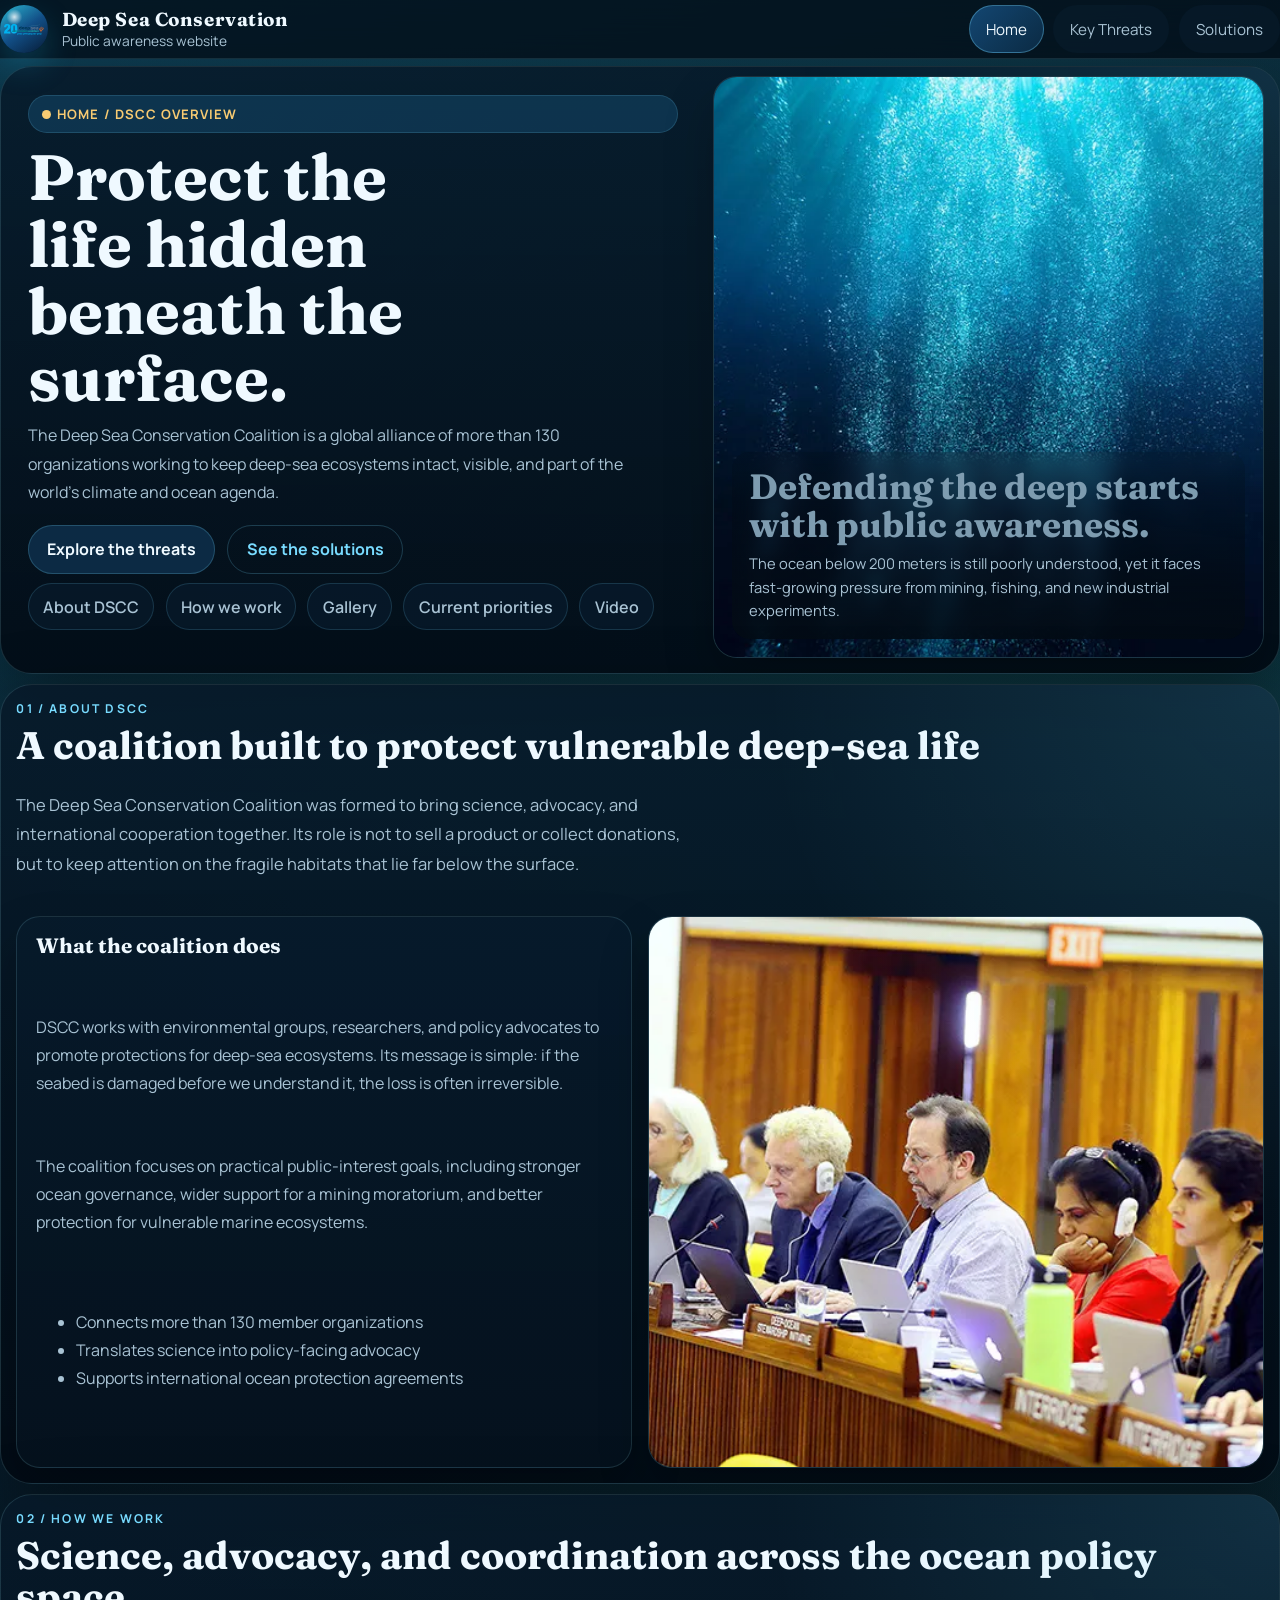
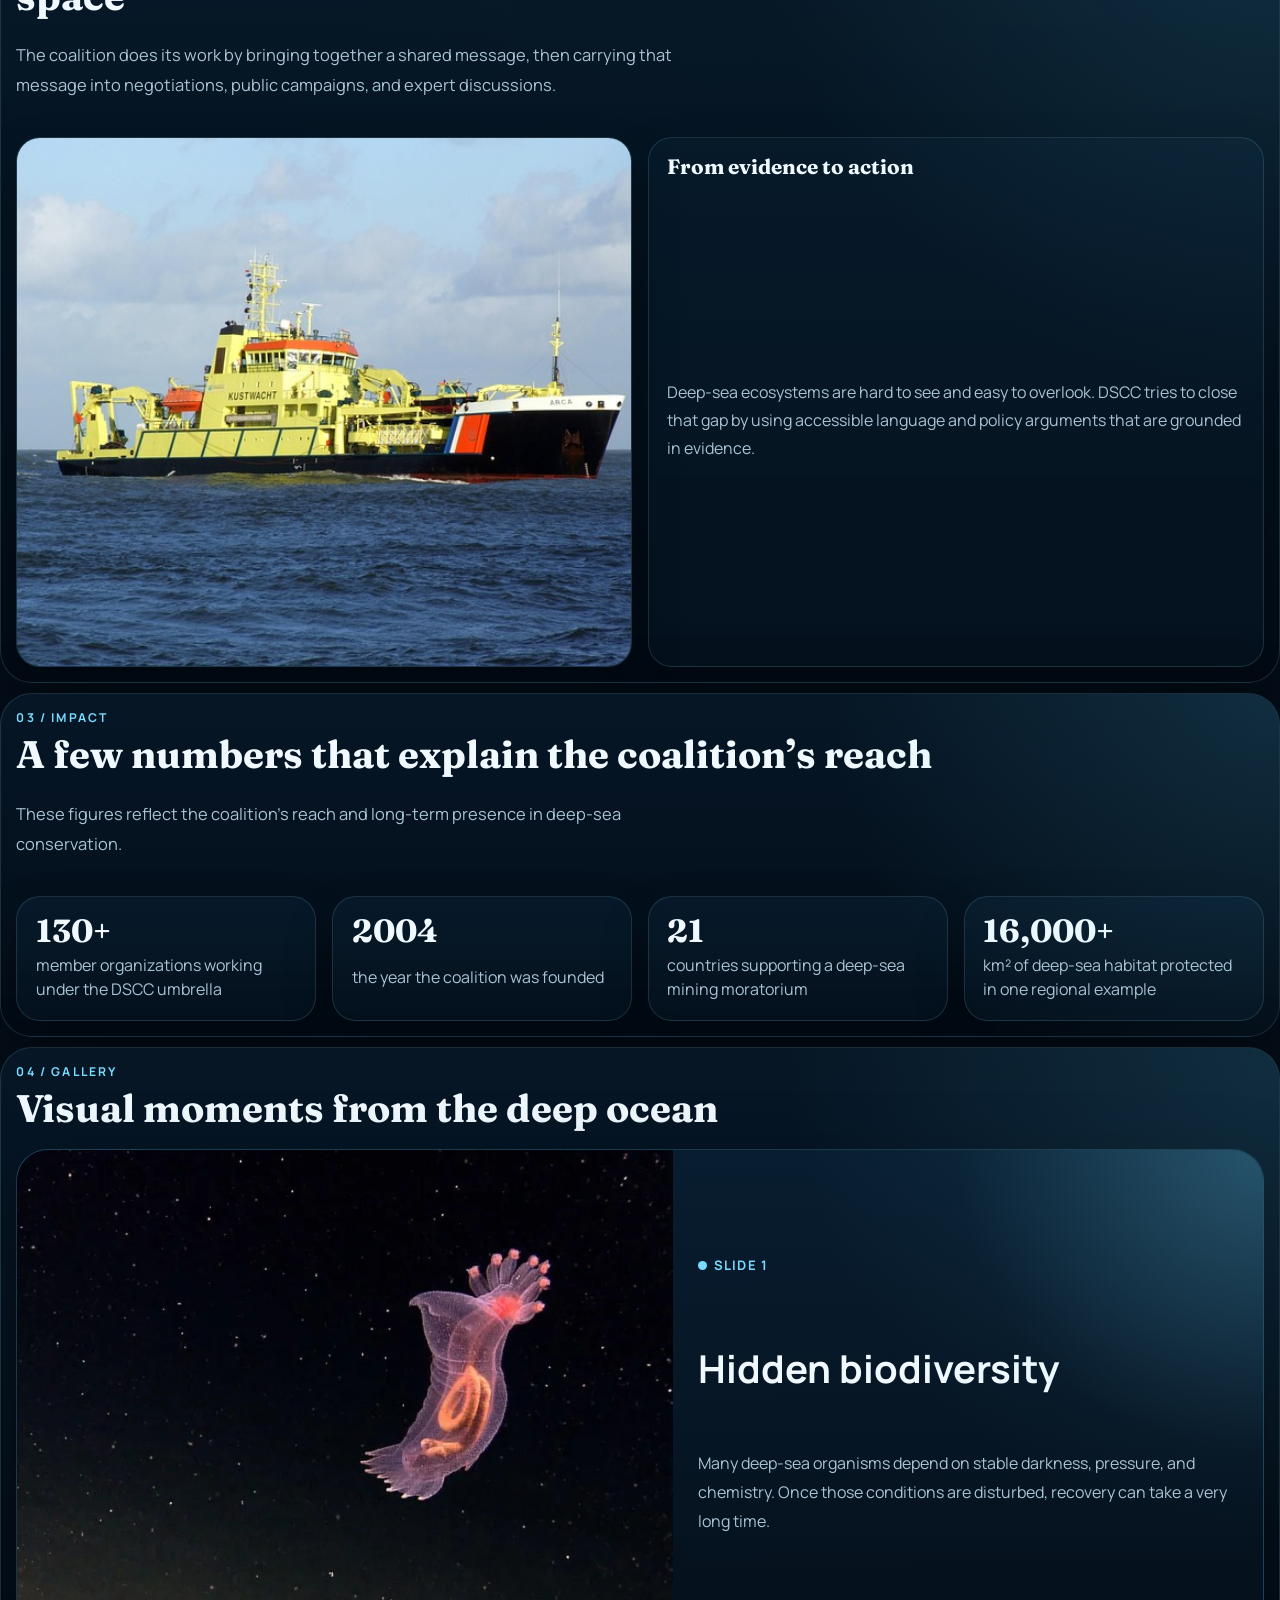
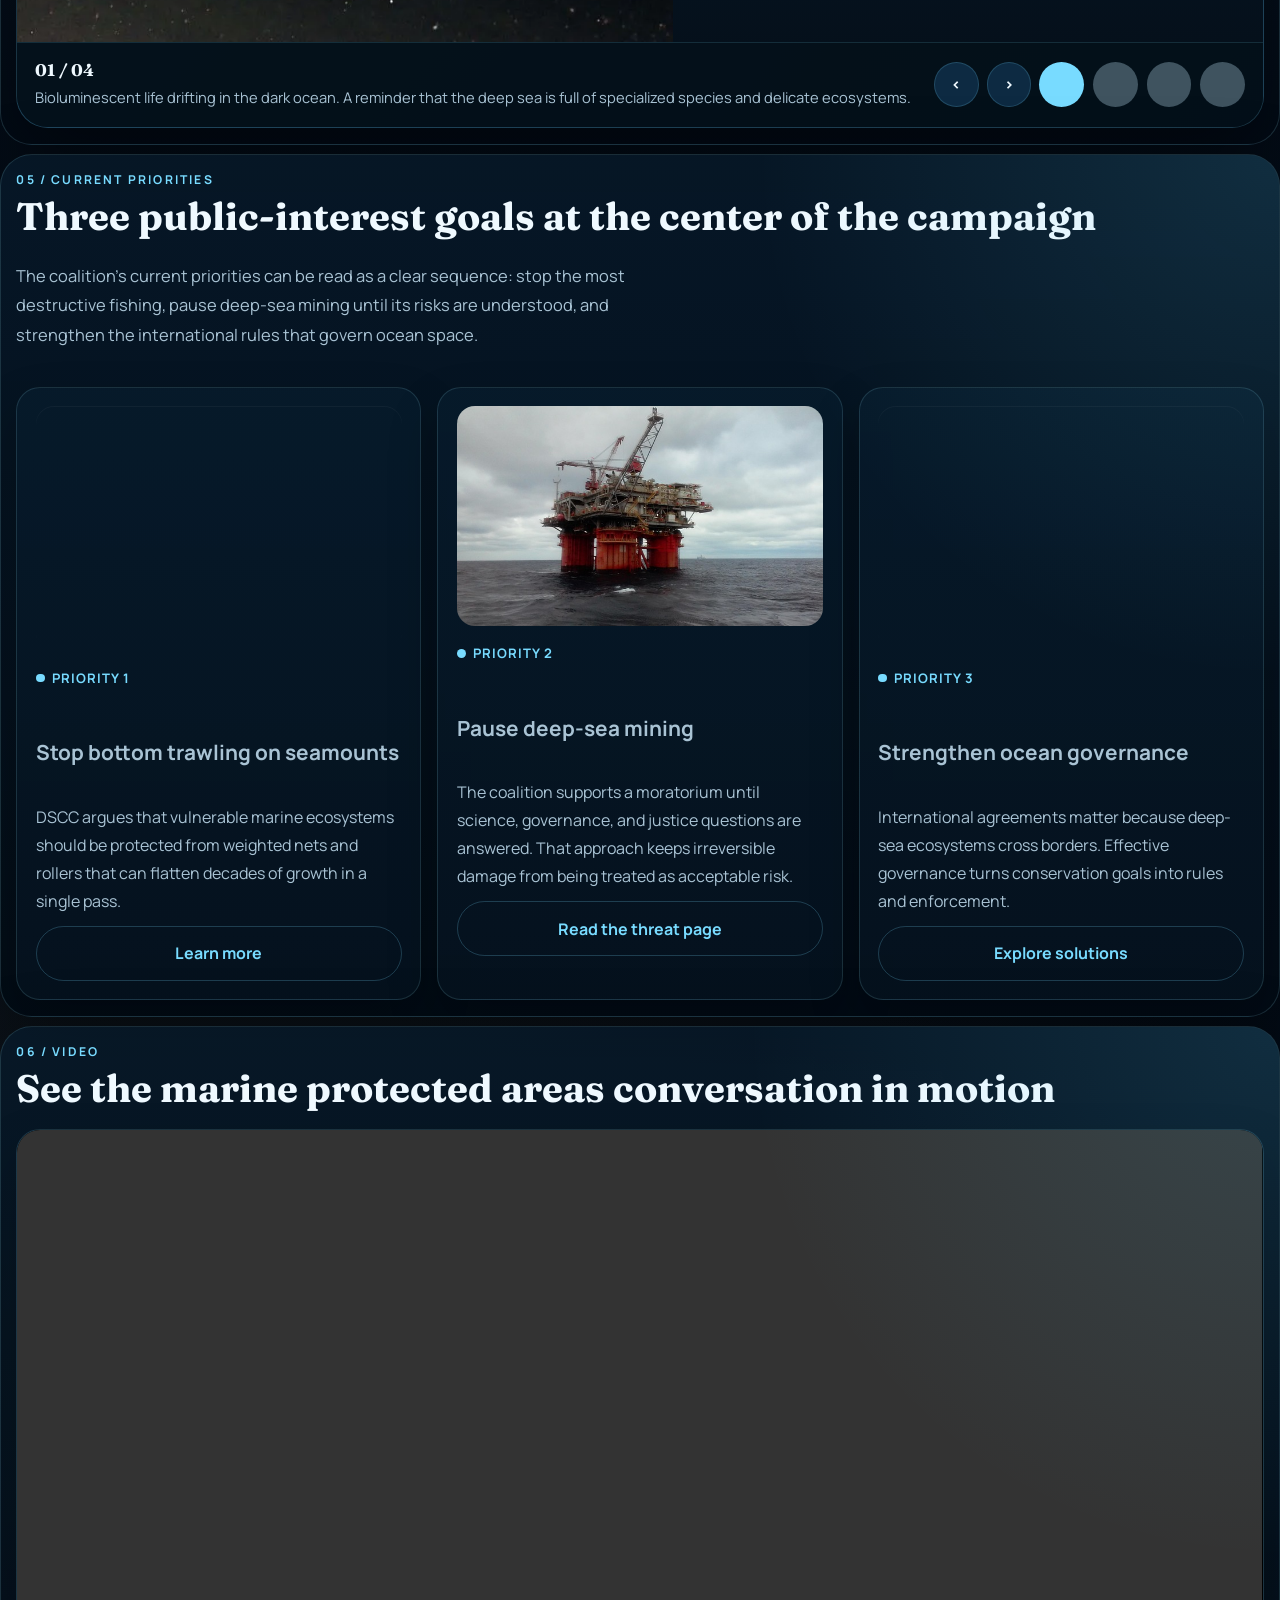
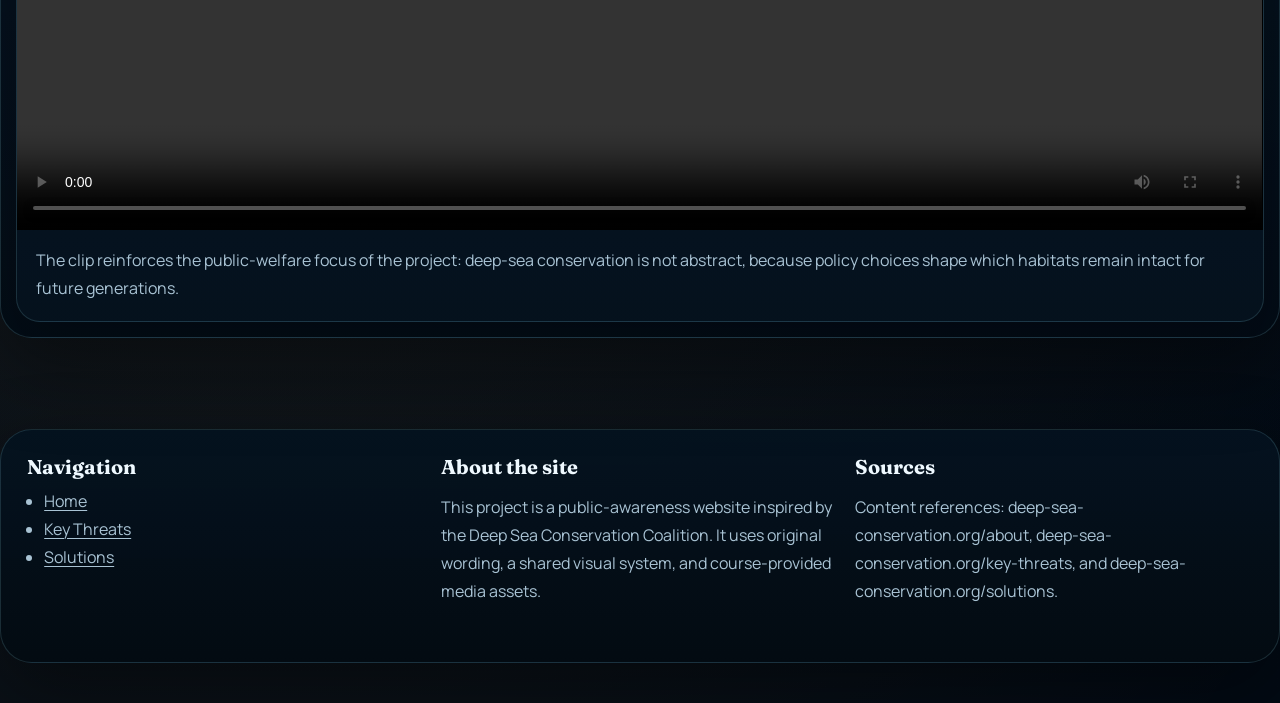
<file: index.html>
<!DOCTYPE html>
<html lang="en">
<head>
  <meta charset="UTF-8">
  <meta name="viewport" content="width=device-width, initial-scale=1.0">
  <title>Deep Sea Conservation | Home</title>
  <meta name="description" content="Deep Sea Conservation is a three-page awareness website about the Deep Sea Conservation Coalition and the future of the deep ocean.">
  <link rel="stylesheet" href="styles.css">
  <script src="script.js" defer></script>
</head>
<body>
  <a class="skip-link" href="#content">Skip to content</a>

  <header class="site-header">
    <div class="shell header-inner">
      <a class="brand" href="index.html" aria-label="Deep Sea Conservation home">
        <span class="brand-mark" aria-hidden="true">
          <img src="images/IMG-22.svg" width="134" height="38" alt="Deep Sea Conservation Coalition logo">
        </span>
        <span class="brand-text">
          <strong>Deep Sea Conservation</strong>
          <span>Public awareness website</span>
        </span>
      </a>

      <nav class="site-nav" aria-label="Primary navigation">
        <a href="index.html" aria-current="page">Home</a>
        <a href="threats.html">Key Threats</a>
        <a href="solutions.html">Solutions</a>
      </nav>
    </div>
  </header>

  <main id="content">
    <section class="shell page-section" id="top">
      <div class="lead-grid">
        <div class="hero-copy">
          <span class="hero-ribbon">Home / DSCC Overview</span>
          <h1>Protect the life hidden beneath the surface.</h1>
          <p>The Deep Sea Conservation Coalition is a global alliance of more than 130 organizations working to keep deep-sea ecosystems intact, visible, and part of the world’s climate and ocean agenda.</p>
          <div class="hero-actions">
            <a class="button-link" href="threats.html">Explore the threats</a>
            <a class="button-link is-secondary" href="solutions.html">See the solutions</a>
          </div>
          <ul class="section-anchor-list" aria-label="Home page section links">
            <li><a href="#about">About DSCC</a></li>
            <li><a href="#work">How we work</a></li>
            <li><a href="#gallery">Gallery</a></li>
            <li><a href="#priorities">Current priorities</a></li>
            <li><a href="#film">Video</a></li>
          </ul>
        </div>

        <figure class="media-card hero-media figure-frame">
          <img src="images/IMG-01.webp" srcset="images/IMG-01.webp 1x, images/IMG-01-2x.webp 2x" width="800" height="533" alt="Sunlight streaming through deep blue water over the open ocean" loading="eager" fetchpriority="high" decoding="async">
          <figcaption class="media-copy">
            <h2>Defending the deep starts with public awareness.</h2>
            <p>The ocean below 200 meters is still poorly understood, yet it faces fast-growing pressure from mining, fishing, and new industrial experiments.</p>
          </figcaption>
        </figure>
      </div>
    </section>

    <section class="shell page-section" id="about">
      <div class="section-head">
        <span class="section-eyebrow">01 / About DSCC</span>
        <h2>A coalition built to protect vulnerable deep-sea life</h2>
        <p class="section-copy">The Deep Sea Conservation Coalition was formed to bring science, advocacy, and international cooperation together. Its role is not to sell a product or collect donations, but to keep attention on the fragile habitats that lie far below the surface.</p>
      </div>

      <div class="two-column">
        <article class="subsection">
          <h3>What the coalition does</h3>
          <p>DSCC works with environmental groups, researchers, and policy advocates to promote protections for deep-sea ecosystems. Its message is simple: if the seabed is damaged before we understand it, the loss is often irreversible.</p>
          <p>The coalition focuses on practical public-interest goals, including stronger ocean governance, wider support for a mining moratorium, and better protection for vulnerable marine ecosystems.</p>
          <ul>
            <li>Connects more than 130 member organizations</li>
            <li>Translates science into policy-facing advocacy</li>
            <li>Supports international ocean protection agreements</li>
          </ul>
        </article>

        <figure class="media-card figure-frame">
          <img src="images/IMG-06.webp" srcset="images/IMG-06.webp 1x, images/IMG-06-2x.webp 2x" width="800" height="449" alt="Ocean conservation leaders discussing marine policy in a coalition meeting" loading="lazy" decoding="async">
          <figcaption class="video-copy">Coalition meetings and policy forums are part of how deep-sea protection stays visible in international discussions.</figcaption>
        </figure>
      </div>
    </section>

    <section class="shell page-section" id="work">
      <div class="section-head">
        <span class="section-eyebrow">02 / How We Work</span>
        <h2>Science, advocacy, and coordination across the ocean policy space</h2>
        <p class="section-copy">The coalition does its work by bringing together a shared message, then carrying that message into negotiations, public campaigns, and expert discussions.</p>
      </div>

      <div class="two-column">
        <figure class="media-card figure-frame">
          <img src="images/IMG-07.jpg" srcset="images/IMG-07.jpg 1x, images/IMG-07-2x.jpg 2x" width="640" height="480" alt="Research vessel and scientific work at sea" loading="lazy" decoding="async">
          <figcaption class="video-copy">Scientists, field teams, and policy advocates help convert evidence into action.</figcaption>
        </figure>

        <article class="subsection">
          <h3>From evidence to action</h3>
          <p>Deep-sea ecosystems are hard to see and easy to overlook. DSCC tries to close that gap by using accessible language and policy arguments that are grounded in evidence.</p>
        </article>
      </div>
    </section>

    <section class="shell page-section" aria-labelledby="impact-heading">
      <div class="section-head">
        <span class="section-eyebrow">03 / Impact</span>
        <h2 id="impact-heading">A few numbers that explain the coalition’s reach</h2>
        <p class="section-copy">These figures reflect the coalition’s reach and long-term presence in deep-sea conservation.</p>
      </div>

      <div class="quad-grid">
        <article class="stat-card">
          <strong>130+</strong>
          <span>member organizations working under the DSCC umbrella</span>
        </article>
        <article class="stat-card">
          <strong>2004</strong>
          <span>the year the coalition was founded</span>
        </article>
        <article class="stat-card">
          <strong>21</strong>
          <span>countries supporting a deep-sea mining moratorium</span>
        </article>
        <article class="stat-card">
          <strong>16,000+</strong>
          <span>km² of deep-sea habitat protected in one regional example</span>
        </article>
      </div>
    </section>

    <section class="shell page-section" id="gallery" data-carousel>
      <div class="section-head">
        <span class="section-eyebrow">04 / Gallery</span>
        <h2>Visual moments from the deep ocean</h2>
      </div>

      <div class="carousel" aria-label="Deep sea image carousel">
        <div class="carousel-track" data-carousel-track>
          <article class="carousel-slide" data-slide data-accent="#78dbff" data-caption="Bioluminescent life drifting in the dark ocean. A reminder that the deep sea is full of specialized species and delicate ecosystems.">
            <figure class="carousel-image figure-frame">
              <img src="images/IMG-02.webp" srcset="images/IMG-02.webp 1x, images/IMG-02-2x.webp 2x" width="1024" height="576" alt="A luminous deep-sea creature floating in the dark ocean" loading="lazy" decoding="async">
            </figure>
            <div class="carousel-copy">
              <span class="card-meta">Slide 1</span>
              <h3>Hidden biodiversity</h3>
              <p>Many deep-sea organisms depend on stable darkness, pressure, and chemistry. Once those conditions are disturbed, recovery can take a very long time.</p>
            </div>
          </article>

          <article class="carousel-slide" data-slide data-accent="#2ec4b6" data-caption="Cold-water coral and sponge habitats create structure for countless species across deep reefs and seamounts.">
            <figure class="carousel-image figure-frame">
              <img src="images/IMG-03.webp" srcset="images/IMG-03.webp 1x, images/IMG-03-2x.webp 2x" width="1024" height="559" alt="A deep-sea coral and sponge habitat" loading="lazy" decoding="async">
            </figure>
            <div class="carousel-copy">
              <span class="card-meta">Slide 2</span>
              <h3>Structural habitats</h3>
              <p>Corals and sponges build physical habitat in the deep sea, creating shelter and feeding grounds for a wide range of marine life.</p>
            </div>
          </article>

          <article class="carousel-slide" data-slide data-accent="#f7cb72" data-caption="A broad underwater seafloor scene shows the scale of the habitat that industrial extraction can alter.">
            <figure class="carousel-image figure-frame">
              <img src="images/IMG-04.webp" srcset="images/IMG-04.webp 1x, images/IMG-04-2x.webp 2x" width="1000" height="559" alt="A deep-sea seafloor landscape with rugged terrain" loading="lazy" decoding="async">
            </figure>
            <div class="carousel-copy">
              <span class="card-meta">Slide 3</span>
              <h3>Seafloor landscapes</h3>
              <p>Abyssal plains and ridges are vast, slow-changing environments. Mining equipment and sediment plumes can affect them across large distances.</p>
            </div>
          </article>

          <article class="carousel-slide" data-slide data-accent="#ff8b6a" data-caption="Field research gives the public a clearer view of the people and institutions working for ocean protection.">
            <figure class="carousel-image figure-frame">
              <img src="images/IMG-05.webp" srcset="images/IMG-05.webp 1x, images/IMG-05-2x.webp 2x" width="800" height="450" alt="Scientists or delegates working during an ocean conservation meeting" loading="lazy" decoding="async">
            </figure>
            <div class="carousel-copy">
              <span class="card-meta">Slide 4</span>
              <h3>Policy in action</h3>
              <p>Conservation is not only a scientific issue. It also depends on institutions, public meetings, and international cooperation that keep the topic on the agenda.</p>
            </div>
          </article>
        </div>

        <div class="carousel-chrome">
          <div class="carousel-status">
            <strong data-carousel-status>01 / 04</strong>
            <span data-carousel-caption>Bioluminescent life drifting in the dark ocean. A reminder that the deep sea is full of specialized species and delicate ecosystems.</span>
          </div>
          <div class="carousel-controls" aria-label="Carousel controls">
            <button type="button" data-carousel-prev aria-label="Previous slide">‹</button>
            <button type="button" data-carousel-next aria-label="Next slide">›</button>
            <div class="carousel-dots" aria-label="Carousel slide selector">
              <button type="button" data-dot aria-label="Show slide 1"></button>
              <button type="button" data-dot aria-label="Show slide 2"></button>
              <button type="button" data-dot aria-label="Show slide 3"></button>
              <button type="button" data-dot aria-label="Show slide 4"></button>
            </div>
          </div>
        </div>
      </div>
    </section>

    <section class="shell page-section" id="priorities">
      <div class="section-head">
        <span class="section-eyebrow">05 / Current Priorities</span>
        <h2>Three public-interest goals at the center of the campaign</h2>
        <p class="section-copy">The coalition’s current priorities can be read as a clear sequence: stop the most destructive fishing, pause deep-sea mining until its risks are understood, and strengthen the international rules that govern ocean space.</p>
      </div>

      <div class="triple-grid">
        <article class="priority-card">
          <figure class="figure-frame">
            <img src="images/IMG-08.jpg" srcset="images/IMG-08.jpg 1x, images/IMG-08-2x.jpg 2x" width="640" height="427" alt="Fishing gear and rope equipment associated with bottom trawling" loading="lazy" decoding="async">
          </figure>
          <div class="card-copy">
            <span class="card-meta">Priority 1</span>
            <h3>Stop bottom trawling on seamounts</h3>
            <p>DSCC argues that vulnerable marine ecosystems should be protected from weighted nets and rollers that can flatten decades of growth in a single pass.</p>
            <a class="button-link is-secondary" href="threats.html#fishing">Learn more</a>
          </div>
        </article>

        <article class="priority-card">
          <figure class="figure-frame">
            <img src="images/IMG-09.jpg" srcset="images/IMG-09.jpg 1x, images/IMG-09-2x.jpg 2x" width="640" height="384" alt="A deep-sea mining support vessel working on the ocean surface" loading="lazy" decoding="async">
          </figure>
          <div class="card-copy">
            <span class="card-meta">Priority 2</span>
            <h3>Pause deep-sea mining</h3>
            <p>The coalition supports a moratorium until science, governance, and justice questions are answered. That approach keeps irreversible damage from being treated as acceptable risk.</p>
            <a class="button-link is-secondary" href="threats.html#mining">Read the threat page</a>
          </div>
        </article>

        <article class="priority-card">
          <figure class="figure-frame">
            <img src="images/IMG-10.jpg" srcset="images/IMG-10.jpg 1x, images/IMG-10-2x.jpg 2x" width="640" height="427" alt="Flags outside an international organization building representing global governance" loading="lazy" decoding="async">
          </figure>
          <div class="card-copy">
            <span class="card-meta">Priority 3</span>
            <h3>Strengthen ocean governance</h3>
            <p>International agreements matter because deep-sea ecosystems cross borders. Effective governance turns conservation goals into rules and enforcement.</p>
            <a class="button-link is-secondary" href="solutions.html#governance">Explore solutions</a>
          </div>
        </article>
      </div>
    </section>

    <section class="shell page-section" id="film">
      <div class="section-head">
        <span class="section-eyebrow">06 / Video</span>
        <h2>See the marine protected areas conversation in motion</h2>
      </div>

      <div class="video-card">
        <video controls preload="metadata" aria-label="Ecology Action Center marine protected areas video">
          <source src="media/Ecology Action Center - Marine Protected Areas.mp4" type="video/mp4">
          Your browser does not support the video element.
        </video>
        <div class="video-copy">
          The clip reinforces the public-welfare focus of the project: deep-sea conservation is not abstract, because policy choices shape which habitats remain intact for future generations.
        </div>
      </div>
    </section>
  </main>

  <footer class="site-footer">
    <div class="shell footer-panel">
      <div class="footer-grid">
        <div class="footer-col">
          <h3>Navigation</h3>
          <ul>
            <li><a href="index.html">Home</a></li>
            <li><a href="threats.html">Key Threats</a></li>
            <li><a href="solutions.html">Solutions</a></li>
          </ul>
        </div>
        <div class="footer-col">
          <h3>About the site</h3>
          <p>This project is a public-awareness website inspired by the Deep Sea Conservation Coalition. It uses original wording, a shared visual system, and course-provided media assets.</p>
        </div>
        <div class="footer-col">
          <h3>Sources</h3>
          <p>Content references: deep-sea-conservation.org/about, deep-sea-conservation.org/key-threats, and deep-sea-conservation.org/solutions.</p>
        </div>
      </div>
    </div>
  </footer>
</body>
</html>
</file>
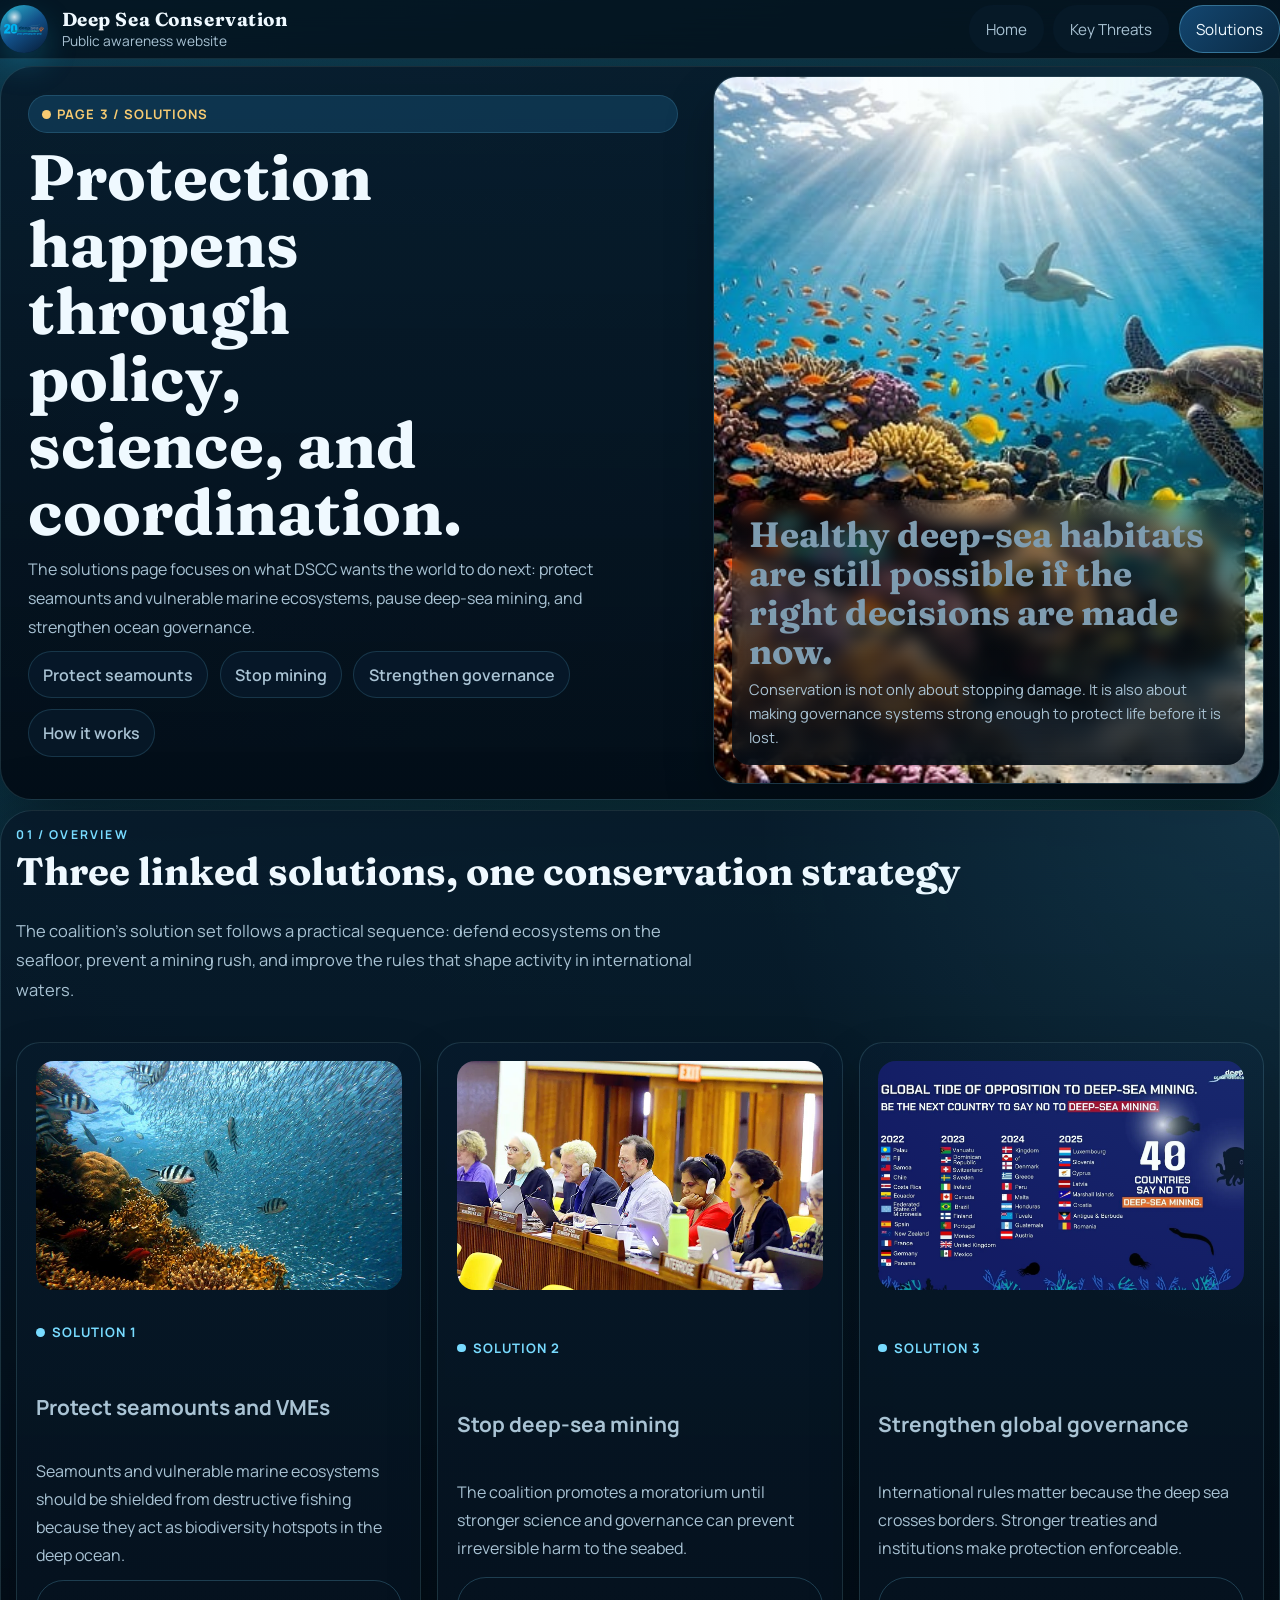
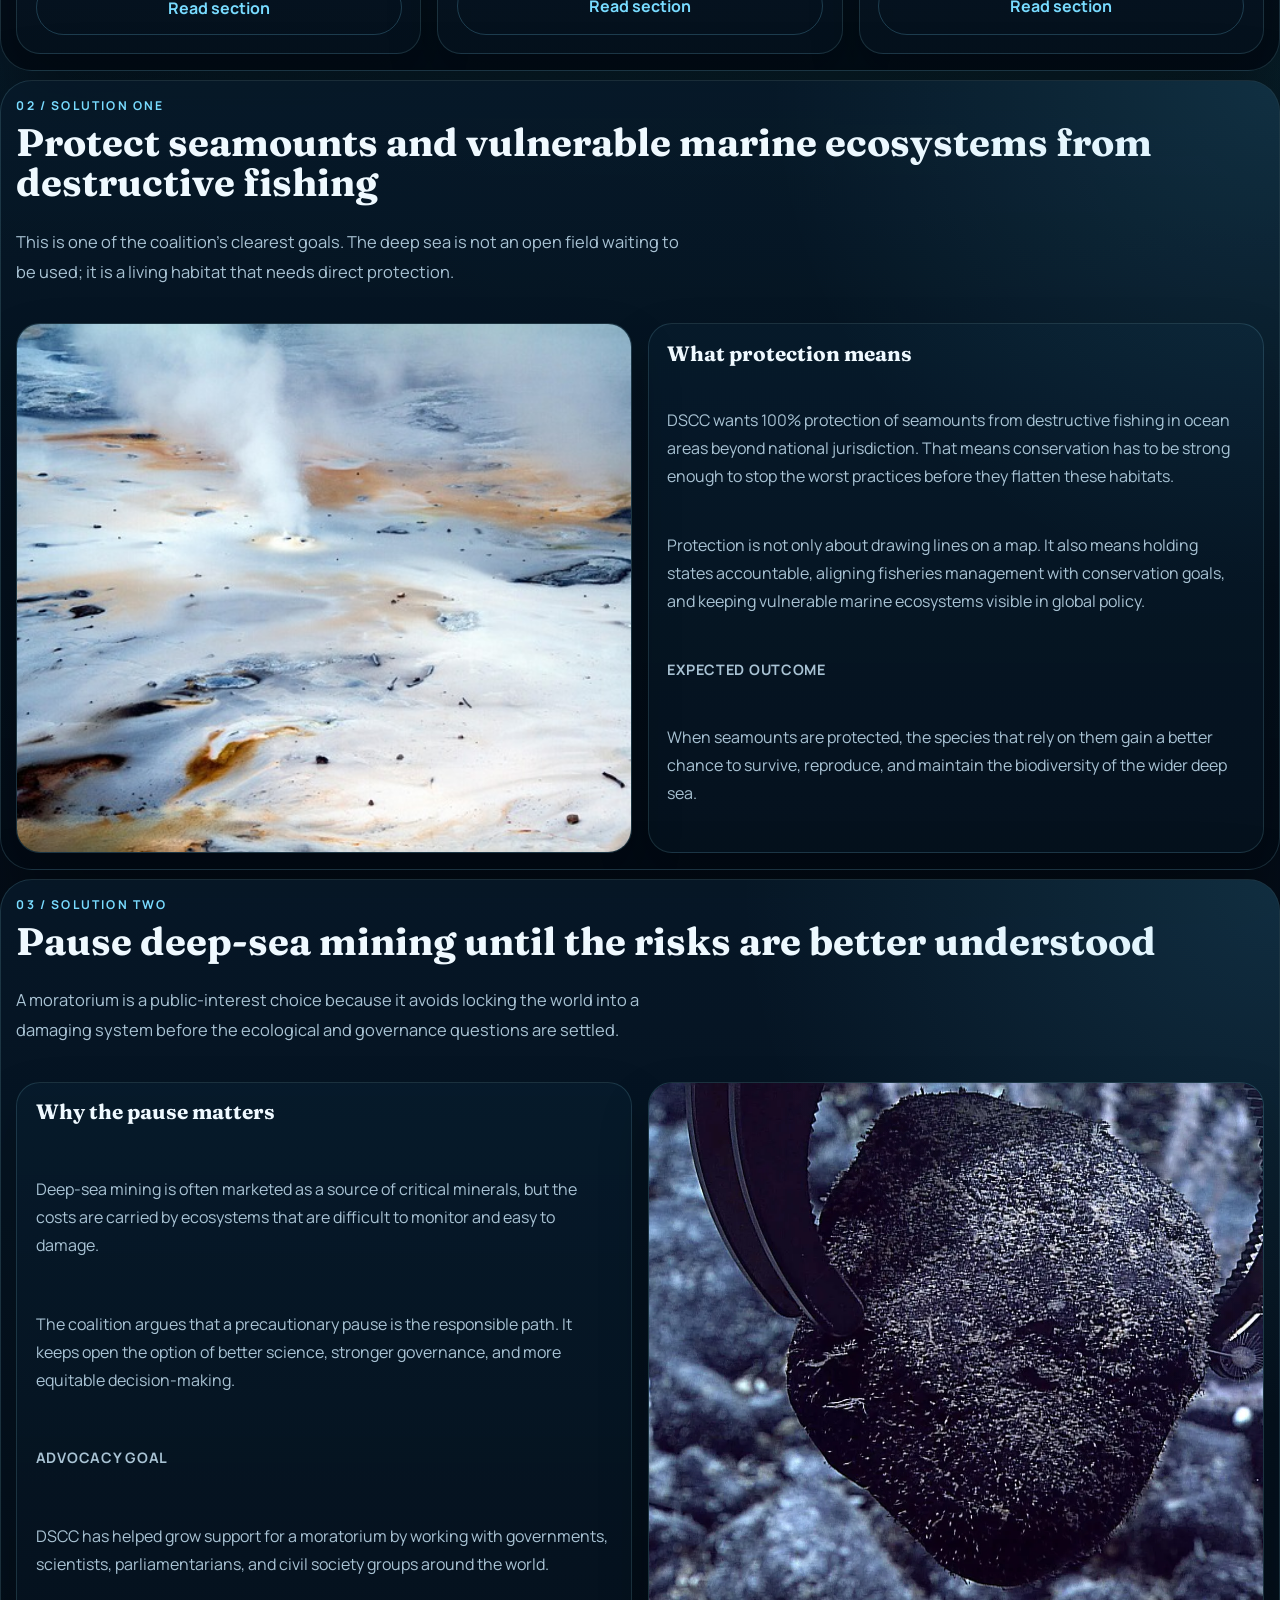
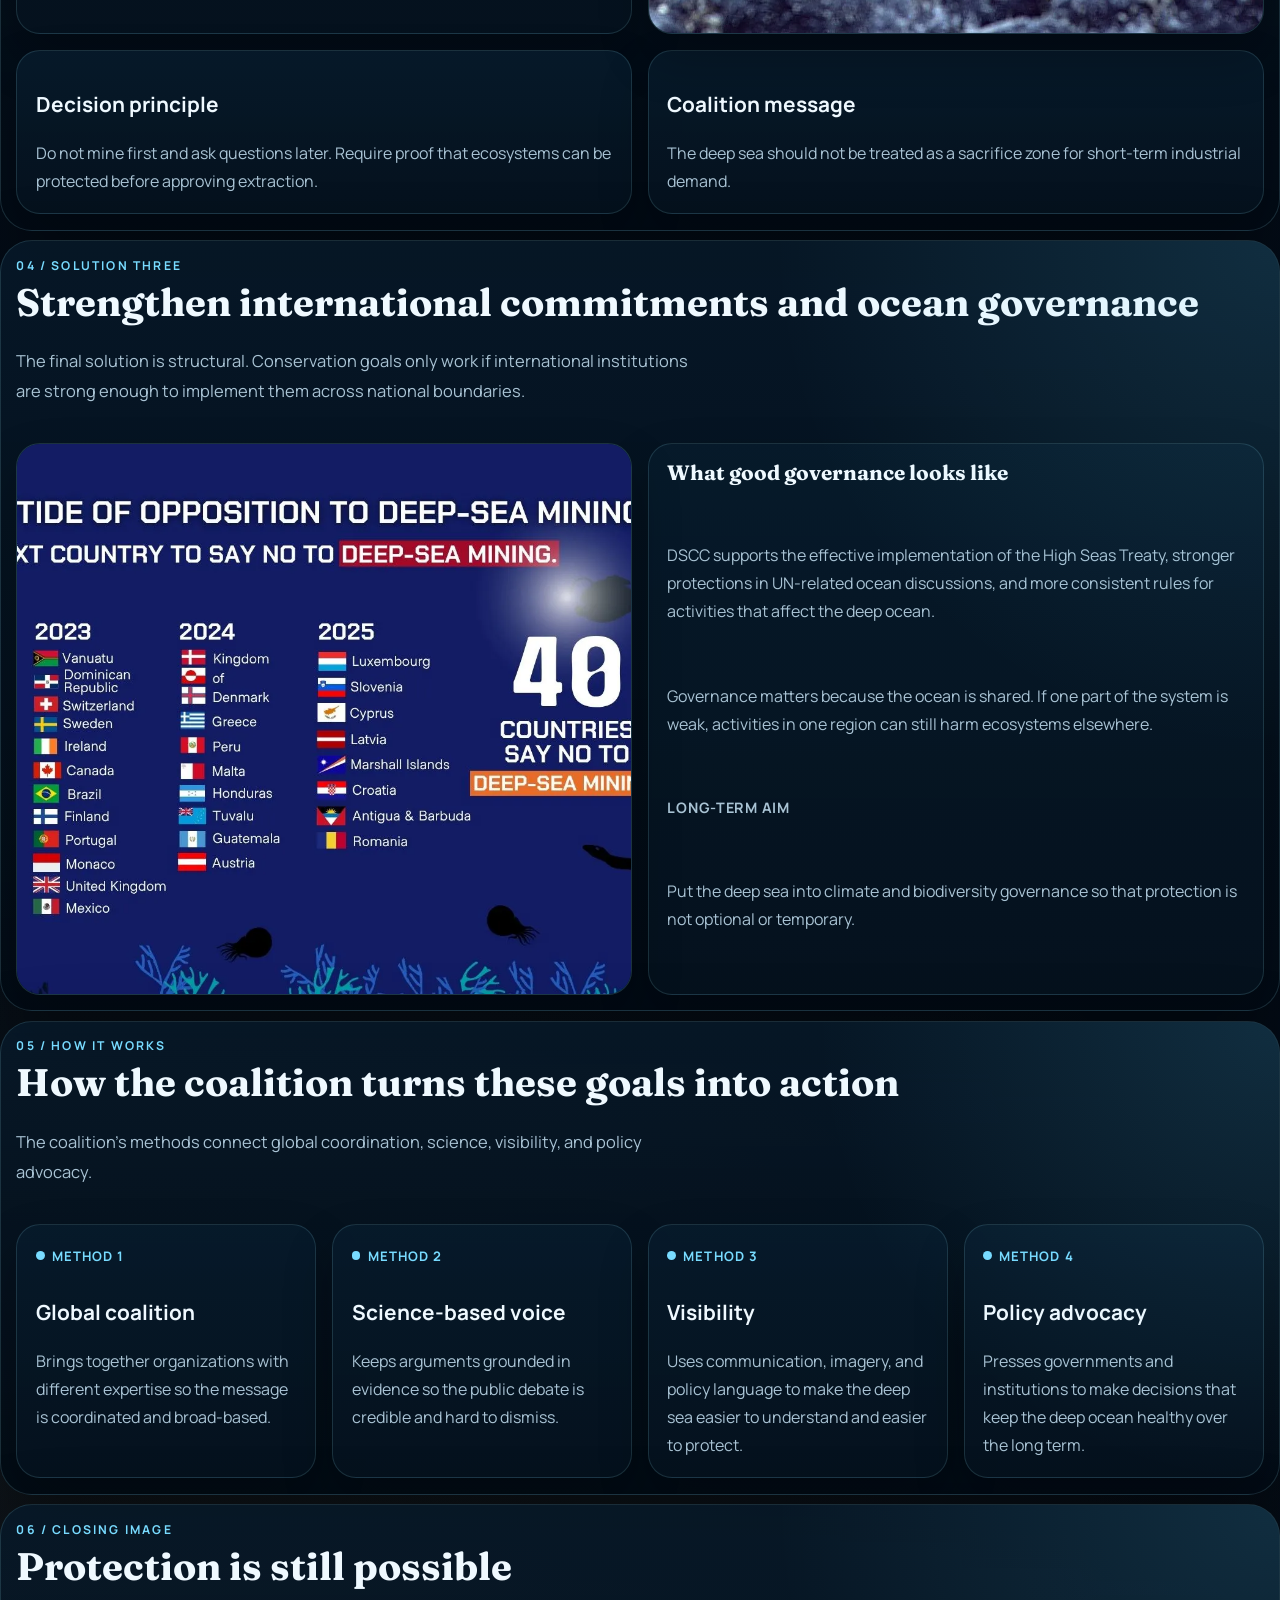
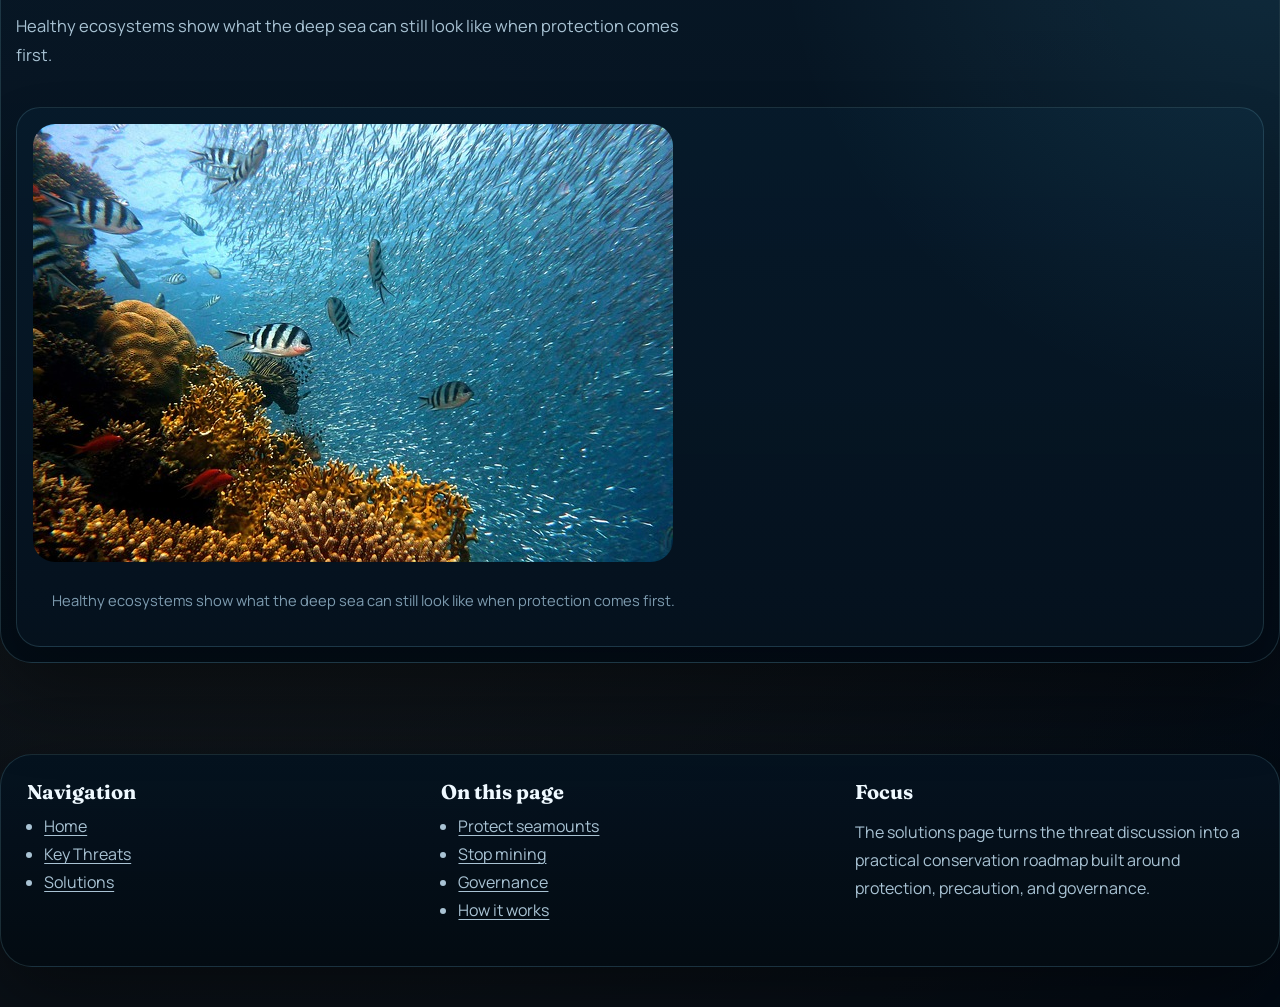
<file: solutions.html>
<!DOCTYPE html>
<html lang="en">
<head>
  <meta charset="UTF-8">
  <meta name="viewport" content="width=device-width, initial-scale=1.0">
  <title>Deep Sea Conservation | Solutions</title>
  <meta name="description" content="Discover the main solutions promoted by the Deep Sea Conservation Coalition to protect the deep ocean.">
  <link rel="stylesheet" href="styles.css">
  <script src="script.js" defer></script>
</head>
<body>
  <a class="skip-link" href="#content">Skip to content</a>

  <header class="site-header">
    <div class="shell header-inner">
      <a class="brand" href="index.html" aria-label="Deep Sea Conservation home">
        <span class="brand-mark" aria-hidden="true">
          <img src="images/IMG-22.svg" width="134" height="38" alt="Deep Sea Conservation Coalition logo">
        </span>
        <span class="brand-text">
          <strong>Deep Sea Conservation</strong>
          <span>Public awareness website</span>
        </span>
      </a>

      <nav class="site-nav" aria-label="Primary navigation">
        <a href="index.html">Home</a>
        <a href="threats.html">Key Threats</a>
        <a href="solutions.html" aria-current="page">Solutions</a>
      </nav>
    </div>
  </header>

  <main id="content">
    <section class="shell page-section">
      <div class="lead-grid">
        <div class="hero-copy">
          <span class="hero-ribbon">Page 3 / Solutions</span>
          <h1>Protection happens through policy, science, and coordination.</h1>
          <p>The solutions page focuses on what DSCC wants the world to do next: protect seamounts and vulnerable marine ecosystems, pause deep-sea mining, and strengthen ocean governance.</p>
          <ul class="section-anchor-list" aria-label="Solutions page section links">
            <li><a href="#seamounts">Protect seamounts</a></li>
            <li><a href="#mining">Stop mining</a></li>
            <li><a href="#governance">Strengthen governance</a></li>
            <li><a href="#how-it-works">How it works</a></li>
          </ul>
        </div>

        <figure class="media-card hero-media figure-frame">
          <img src="images/IMG-18.jpg" srcset="images/IMG-18.jpg 1x, images/IMG-18-2x.jpg 2x" width="640" height="478" alt="A healthy marine ecosystem with diverse life and clear water" loading="eager" fetchpriority="high" decoding="async">
          <figcaption class="media-copy">
            <h2>Healthy deep-sea habitats are still possible if the right decisions are made now.</h2>
            <p>Conservation is not only about stopping damage. It is also about making governance systems strong enough to protect life before it is lost.</p>
          </figcaption>
        </figure>
      </div>
    </section>

    <section class="shell page-section" aria-labelledby="solutions-overview">
      <div class="section-head">
        <span class="section-eyebrow">01 / Overview</span>
        <h2 id="solutions-overview">Three linked solutions, one conservation strategy</h2>
        <p class="section-copy">The coalition’s solution set follows a practical sequence: defend ecosystems on the seafloor, prevent a mining rush, and improve the rules that shape activity in international waters.</p>
      </div>

      <div class="triple-grid">
        <article class="solution-card">
          <figure class="figure-frame">
            <img src="images/IMG-19.jpg" srcset="images/IMG-19.jpg 1x, images/IMG-19-2x.jpg 2x" width="640" height="438" alt="A thriving reef-like deep-sea habitat with fish and coral" loading="lazy" decoding="async">
          </figure>
          <div class="card-copy">
            <span class="card-meta">Solution 1</span>
            <h3>Protect seamounts and VMEs</h3>
            <p>Seamounts and vulnerable marine ecosystems should be shielded from destructive fishing because they act as biodiversity hotspots in the deep ocean.</p>
            <a class="button-link is-secondary" href="#seamounts">Read section</a>
          </div>
        </article>

        <article class="solution-card">
          <figure class="figure-frame">
            <img src="images/IMG-20.webp" srcset="images/IMG-20.webp 1x, images/IMG-20-2x.webp 2x" width="800" height="449" alt="A campaign or policy scene connected to a pause on deep-sea mining" loading="lazy" decoding="async">
          </figure>
          <div class="card-copy">
            <span class="card-meta">Solution 2</span>
            <h3>Stop deep-sea mining</h3>
            <p>The coalition promotes a moratorium until stronger science and governance can prevent irreversible harm to the seabed.</p>
            <a class="button-link is-secondary" href="#mining">Read section</a>
          </div>
        </article>

        <article class="solution-card">
          <figure class="figure-frame">
            <img src="images/IMG-21.webp" srcset="images/IMG-21.webp 1x, images/IMG-21-2x.webp 2x" width="1600" height="900" alt="International flags outside a United Nations building representing global governance" loading="lazy" decoding="async">
          </figure>
          <div class="card-copy">
            <span class="card-meta">Solution 3</span>
            <h3>Strengthen global governance</h3>
            <p>International rules matter because the deep sea crosses borders. Stronger treaties and institutions make protection enforceable.</p>
            <a class="button-link is-secondary" href="#governance">Read section</a>
          </div>
        </article>
      </div>
    </section>

    <section class="shell page-section" id="seamounts">
      <div class="section-head">
        <span class="section-eyebrow">02 / Solution One</span>
        <h2>Protect seamounts and vulnerable marine ecosystems from destructive fishing</h2>
        <p class="section-copy">This is one of the coalition’s clearest goals. The deep sea is not an open field waiting to be used; it is a living habitat that needs direct protection.</p>
      </div>

      <div class="two-column">
        <figure class="media-card figure-frame">
          <img src="images/IMG-15.jpg" srcset="images/IMG-15.jpg 1x, images/IMG-15-2x.jpg 2x" width="640" height="427" alt="A deep seafloor habitat with branching structures and marine life" loading="lazy" decoding="async">
          <figcaption class="video-copy">Complex habitat on seamounts can take a very long time to rebuild after damage.</figcaption>
        </figure>

        <article class="subsection">
          <h3>What protection means</h3>
          <p>DSCC wants 100% protection of seamounts from destructive fishing in ocean areas beyond national jurisdiction. That means conservation has to be strong enough to stop the worst practices before they flatten these habitats.</p>
          <p>Protection is not only about drawing lines on a map. It also means holding states accountable, aligning fisheries management with conservation goals, and keeping vulnerable marine ecosystems visible in global policy.</p>
          <p class="accent-note">Expected outcome</p>
          <p>When seamounts are protected, the species that rely on them gain a better chance to survive, reproduce, and maintain the biodiversity of the wider deep sea.</p>
        </article>
      </div>
    </section>

    <section class="shell page-section" id="mining">
      <div class="section-head">
        <span class="section-eyebrow">03 / Solution Two</span>
        <h2>Pause deep-sea mining until the risks are better understood</h2>
        <p class="section-copy">A moratorium is a public-interest choice because it avoids locking the world into a damaging system before the ecological and governance questions are settled.</p>
      </div>

      <div class="two-column">
        <article class="subsection">
          <h3>Why the pause matters</h3>
          <p>Deep-sea mining is often marketed as a source of critical minerals, but the costs are carried by ecosystems that are difficult to monitor and easy to damage.</p>
          <p>The coalition argues that a precautionary pause is the responsible path. It keeps open the option of better science, stronger governance, and more equitable decision-making.</p>
          <p class="accent-note">Advocacy goal</p>
          <p>DSCC has helped grow support for a moratorium by working with governments, scientists, parliamentarians, and civil society groups around the world.</p>
        </article>

        <figure class="media-card figure-frame">
          <img src="images/IMG-12.webp" srcset="images/IMG-12.webp 1x, images/IMG-12-2x.webp 2x" width="1920" height="1080" alt="Deep-sea mining machinery and seafloor nodules that illustrate the scale of extraction" loading="lazy" decoding="async">
          <figcaption class="video-copy">A moratorium is meant to prevent a large-scale industrial rollout before damage becomes normalised.</figcaption>
        </figure>
      </div>

      <div class="two-column" style="margin-top: 1rem;">
        <article class="note-card">
          <h3>Decision principle</h3>
          <p>Do not mine first and ask questions later. Require proof that ecosystems can be protected before approving extraction.</p>
        </article>
        <article class="note-card">
          <h3>Coalition message</h3>
          <p>The deep sea should not be treated as a sacrifice zone for short-term industrial demand.</p>
        </article>
      </div>
    </section>

    <section class="shell page-section" id="governance">
      <div class="section-head">
        <span class="section-eyebrow">04 / Solution Three</span>
        <h2>Strengthen international commitments and ocean governance</h2>
        <p class="section-copy">The final solution is structural. Conservation goals only work if international institutions are strong enough to implement them across national boundaries.</p>
      </div>

      <div class="two-column">
        <figure class="media-card figure-frame">
          <img src="images/IMG-21.webp" srcset="images/IMG-21.webp 1x, images/IMG-21-2x.webp 2x" width="1600" height="900" alt="The United Nations complex with international flags representing diplomacy and policy" loading="lazy" decoding="async">
          <figcaption class="video-copy">Global negotiations are where long-term ocean protection becomes enforceable policy.</figcaption>
        </figure>

        <article class="subsection">
          <h3>What good governance looks like</h3>
          <p>DSCC supports the effective implementation of the High Seas Treaty, stronger protections in UN-related ocean discussions, and more consistent rules for activities that affect the deep ocean.</p>
          <p>Governance matters because the ocean is shared. If one part of the system is weak, activities in one region can still harm ecosystems elsewhere.</p>
          <p class="accent-note">Long-term aim</p>
          <p>Put the deep sea into climate and biodiversity governance so that protection is not optional or temporary.</p>
        </article>
      </div>
    </section>

    <section class="shell page-section" id="how-it-works">
      <div class="section-head">
        <span class="section-eyebrow">05 / How It Works</span>
        <h2>How the coalition turns these goals into action</h2>
        <p class="section-copy">The coalition’s methods connect global coordination, science, visibility, and policy advocacy.</p>
      </div>

      <div class="quad-grid">
        <article class="info-card">
          <span class="card-meta">Method 1</span>
          <h3>Global coalition</h3>
          <p>Brings together organizations with different expertise so the message is coordinated and broad-based.</p>
        </article>
        <article class="info-card">
          <span class="card-meta">Method 2</span>
          <h3>Science-based voice</h3>
          <p>Keeps arguments grounded in evidence so the public debate is credible and hard to dismiss.</p>
        </article>
        <article class="info-card">
          <span class="card-meta">Method 3</span>
          <h3>Visibility</h3>
          <p>Uses communication, imagery, and policy language to make the deep sea easier to understand and easier to protect.</p>
        </article>
        <article class="info-card">
          <span class="card-meta">Method 4</span>
          <h3>Policy advocacy</h3>
          <p>Presses governments and institutions to make decisions that keep the deep ocean healthy over the long term.</p>
        </article>
      </div>
    </section>

    <section class="shell page-section">
      <div class="section-head">
        <span class="section-eyebrow">06 / Closing Image</span>
        <h2>Protection is still possible</h2>
        <p class="section-copy">Healthy ecosystems show what the deep sea can still look like when protection comes first.</p>
      </div>

      <div class="video-card" style="padding: 1rem;">
        <figure class="figure-frame" style="margin: 0;">
          <img src="images/IMG-19.jpg" srcset="images/IMG-19.jpg 1x, images/IMG-19-2x.jpg 2x" width="640" height="438" alt="A vibrant deep-sea reef environment with fish and corals" loading="lazy" decoding="async" style="border-radius: 22px;">
          <figcaption class="video-copy">Healthy ecosystems show what the deep sea can still look like when protection comes first.</figcaption>
        </figure>
      </div>
    </section>
  </main>

  <footer class="site-footer">
    <div class="shell footer-panel">
      <div class="footer-grid">
        <div class="footer-col">
          <h3>Navigation</h3>
          <ul>
            <li><a href="index.html">Home</a></li>
            <li><a href="threats.html">Key Threats</a></li>
            <li><a href="solutions.html">Solutions</a></li>
          </ul>
        </div>
        <div class="footer-col">
          <h3>On this page</h3>
          <ul>
            <li><a href="#seamounts">Protect seamounts</a></li>
            <li><a href="#mining">Stop mining</a></li>
            <li><a href="#governance">Governance</a></li>
            <li><a href="#how-it-works">How it works</a></li>
          </ul>
        </div>
        <div class="footer-col">
          <h3>Focus</h3>
          <p>The solutions page turns the threat discussion into a practical conservation roadmap built around protection, precaution, and governance.</p>
        </div>
      </div>
    </div>
  </footer>
</body>
</html>
</file>
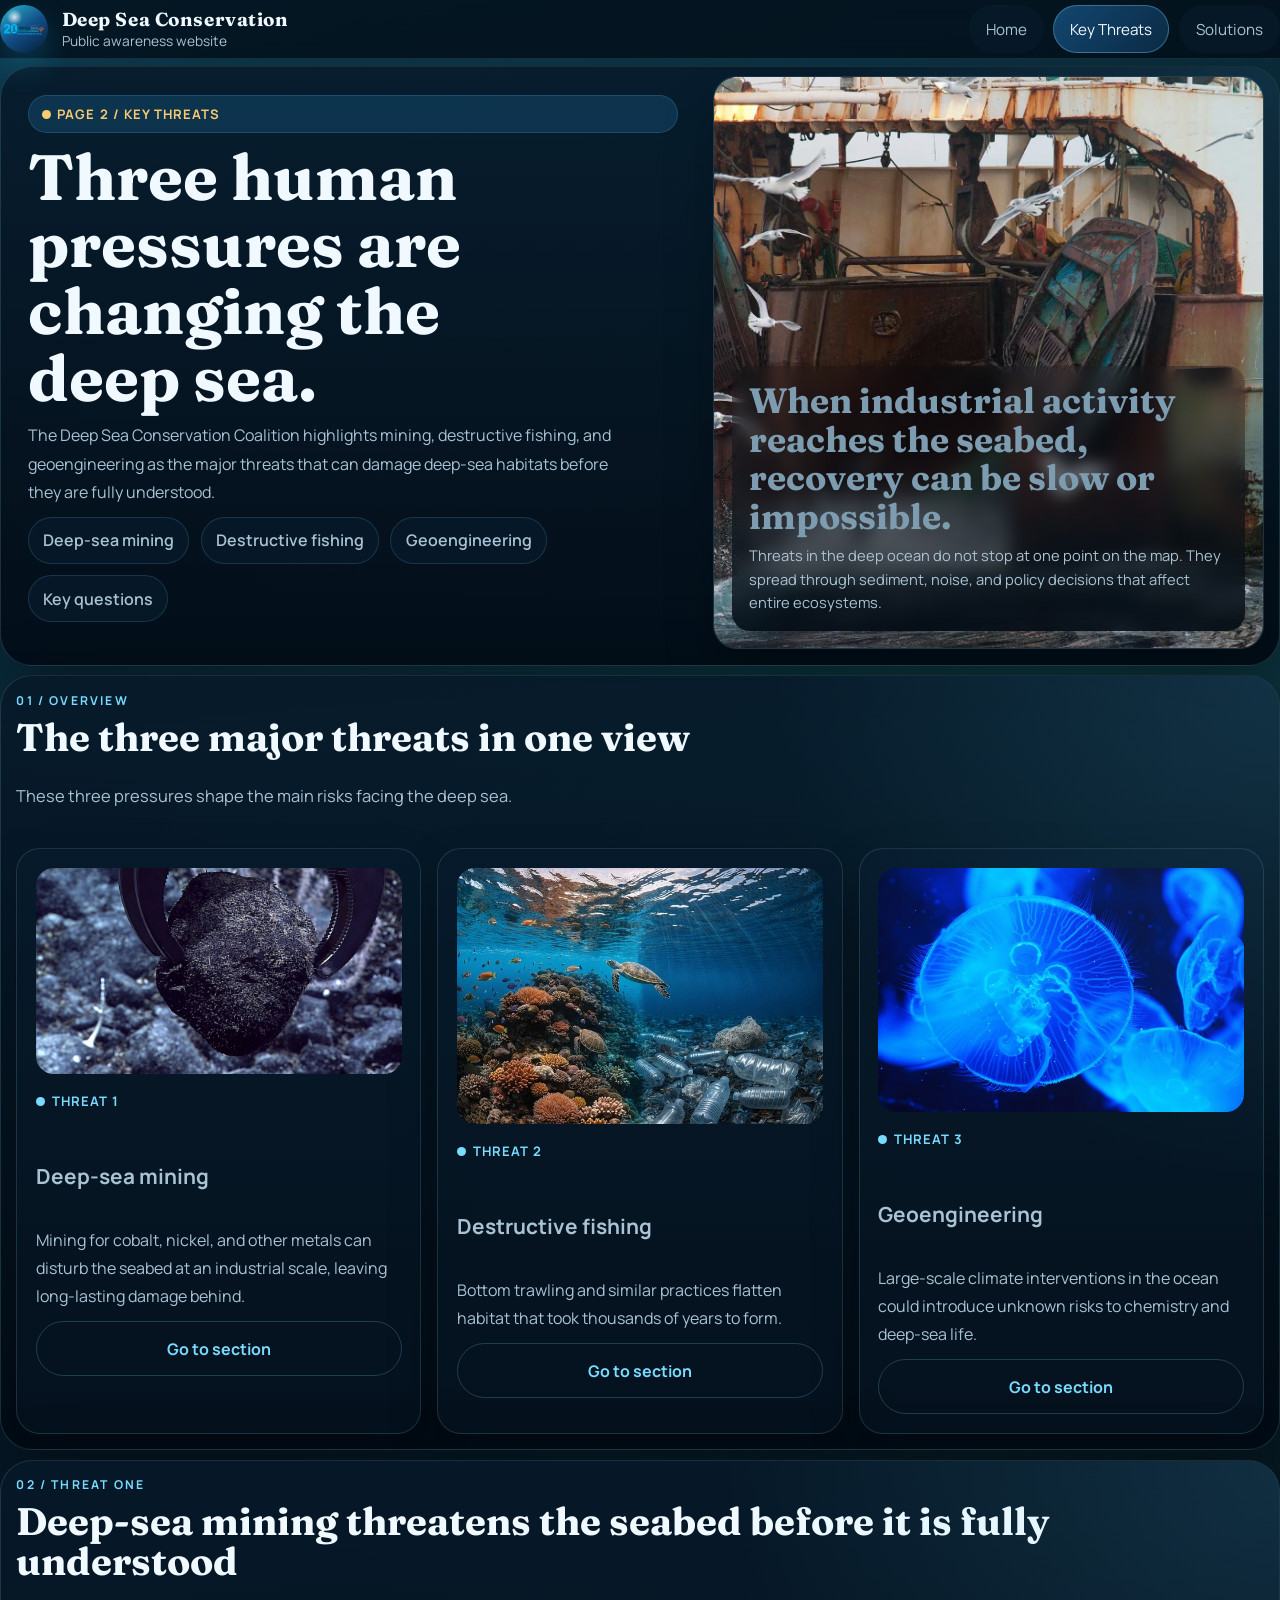
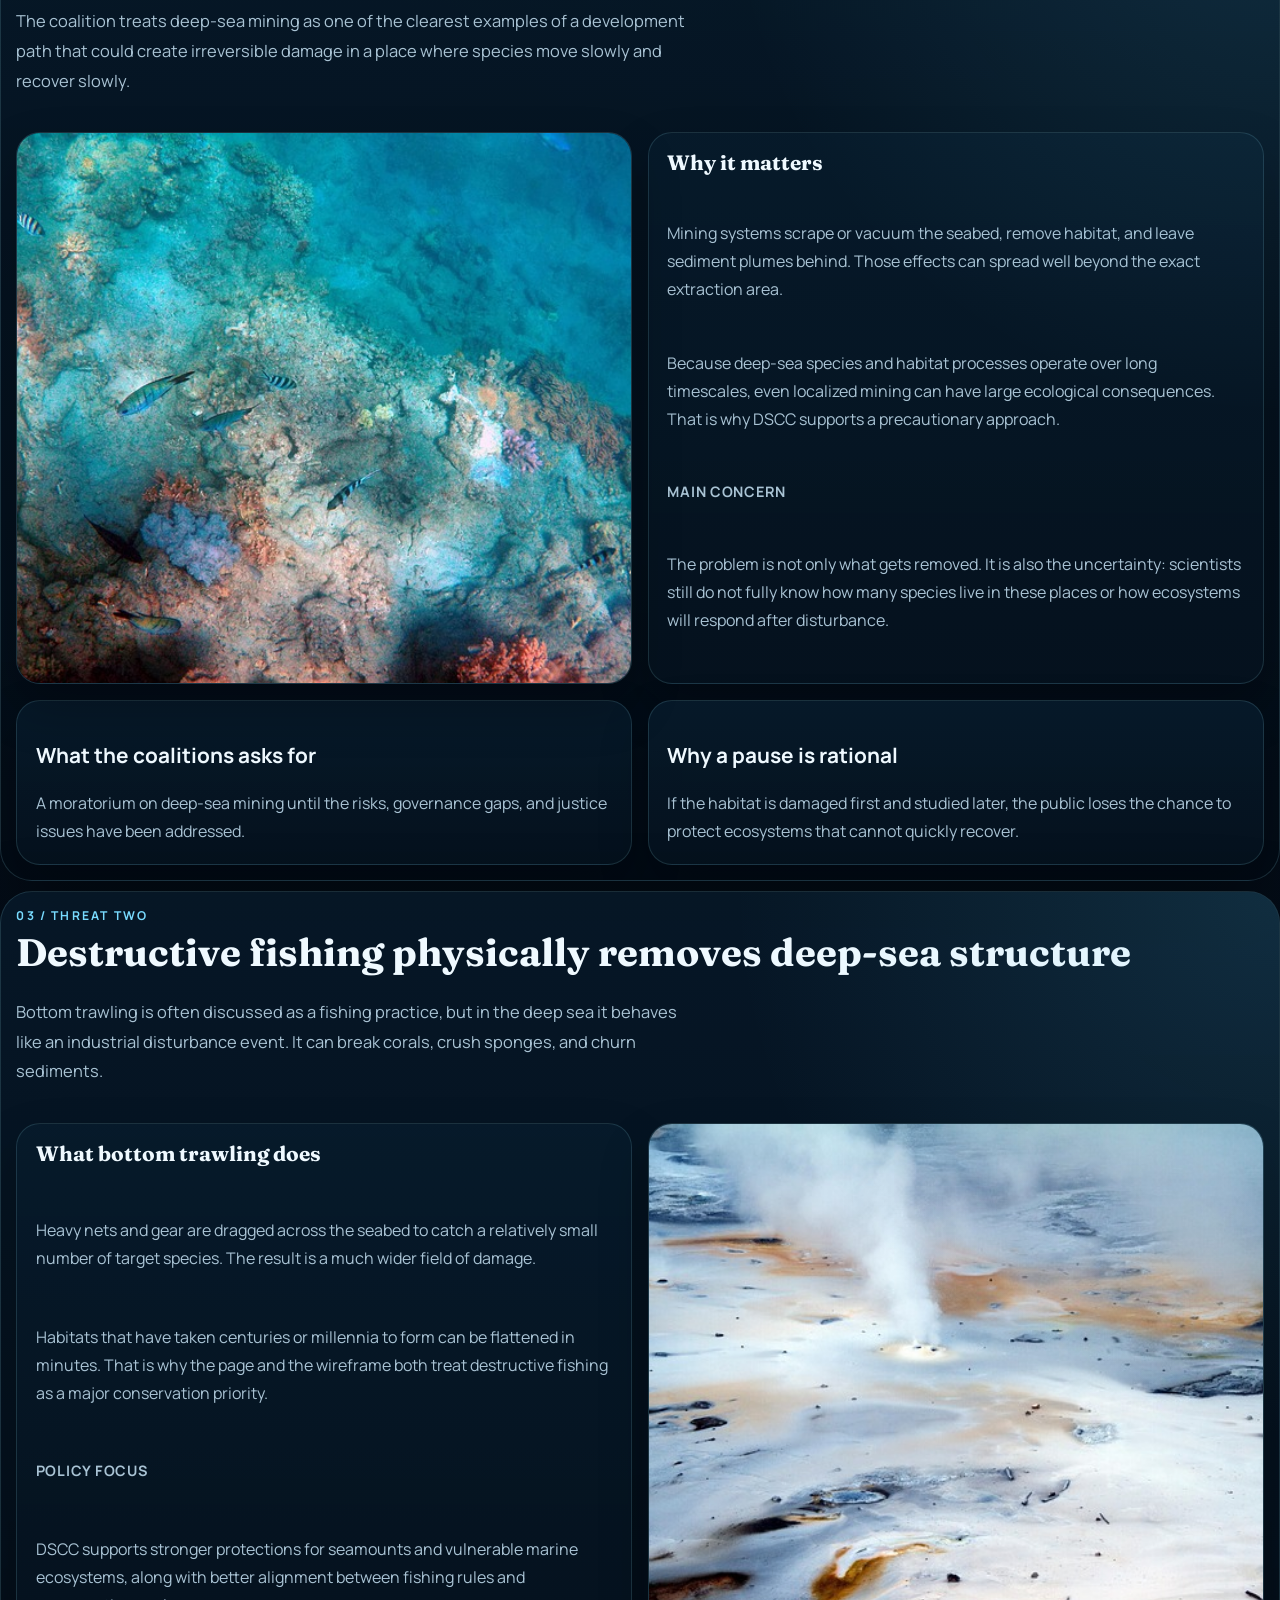
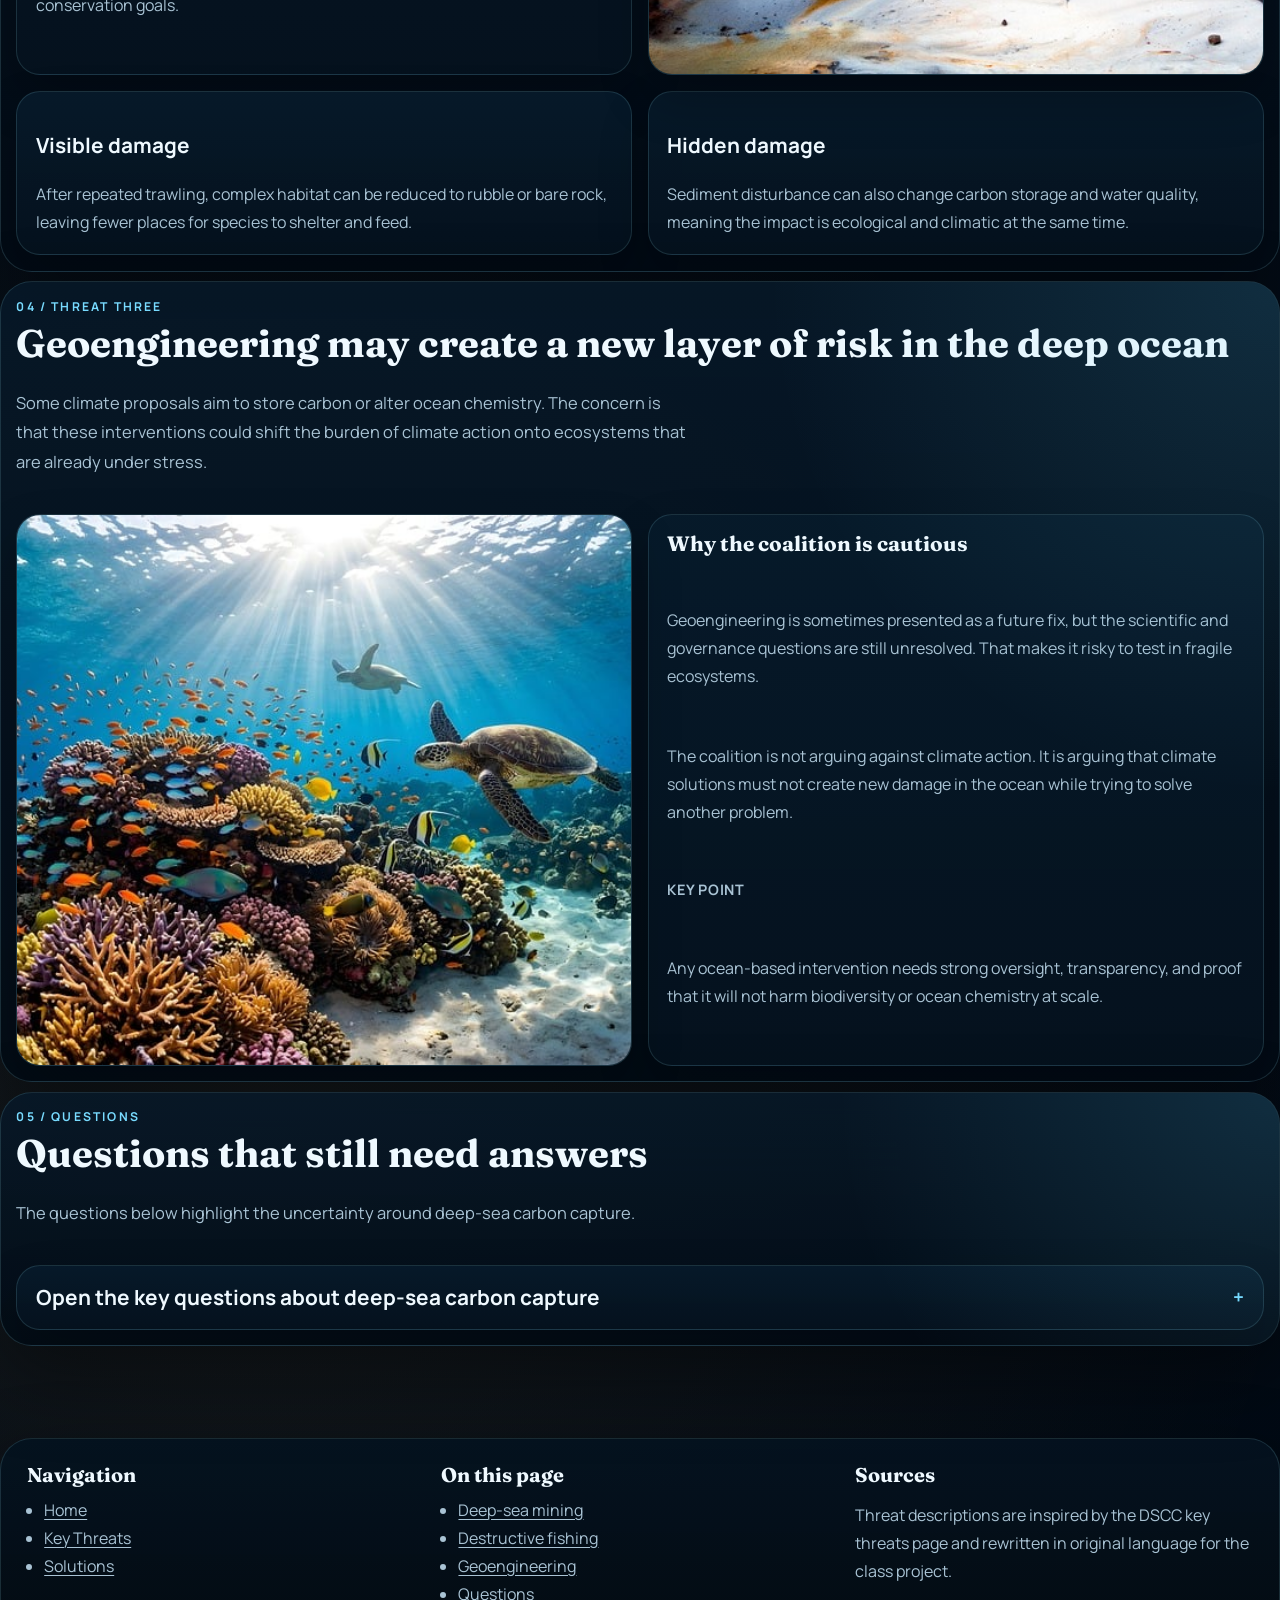
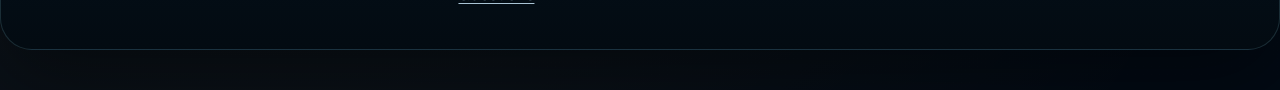
<file: threats.html>
<!DOCTYPE html>
<html lang="en">
<head>
  <meta charset="UTF-8">
  <meta name="viewport" content="width=device-width, initial-scale=1.0">
  <title>Deep Sea Conservation | Key Threats</title>
  <meta name="description" content="Learn about the main threats to deep-sea ecosystems: deep-sea mining, destructive fishing, and geoengineering.">
  <link rel="stylesheet" href="styles.css">
  <script src="script.js" defer></script>
</head>
<body>
  <a class="skip-link" href="#content">Skip to content</a>

  <header class="site-header">
    <div class="shell header-inner">
      <a class="brand" href="index.html" aria-label="Deep Sea Conservation home">
        <span class="brand-mark" aria-hidden="true">
          <img src="images/IMG-22.svg" width="134" height="38" alt="Deep Sea Conservation Coalition logo">
        </span>
        <span class="brand-text">
          <strong>Deep Sea Conservation</strong>
          <span>Public awareness website</span>
        </span>
      </a>

      <nav class="site-nav" aria-label="Primary navigation">
        <a href="index.html">Home</a>
        <a href="threats.html" aria-current="page">Key Threats</a>
        <a href="solutions.html">Solutions</a>
      </nav>
    </div>
  </header>

  <main id="content">
    <section class="shell page-section">
      <div class="lead-grid">
        <div class="hero-copy">
          <span class="hero-ribbon">Page 2 / Key Threats</span>
          <h1>Three human pressures are changing the deep sea.</h1>
          <p>The Deep Sea Conservation Coalition highlights mining, destructive fishing, and geoengineering as the major threats that can damage deep-sea habitats before they are fully understood.</p>
          <ul class="section-anchor-list" aria-label="Threat page section links">
            <li><a href="#mining">Deep-sea mining</a></li>
            <li><a href="#fishing">Destructive fishing</a></li>
            <li><a href="#geoengineering">Geoengineering</a></li>
            <li><a href="#questions">Key questions</a></li>
          </ul>
        </div>

        <figure class="media-card hero-media figure-frame">
          <img src="images/IMG-11.webp" srcset="images/IMG-11.webp 1x, images/IMG-11-2x.webp 2x" width="1800" height="1251" alt="A damaged deep-sea ecosystem with fragile structure and signs of disturbance" loading="eager" fetchpriority="high" decoding="async">
          <figcaption class="media-copy">
            <h2>When industrial activity reaches the seabed, recovery can be slow or impossible.</h2>
            <p>Threats in the deep ocean do not stop at one point on the map. They spread through sediment, noise, and policy decisions that affect entire ecosystems.</p>
          </figcaption>
        </figure>
      </div>
    </section>

    <section class="shell page-section" aria-labelledby="threats-overview">
      <div class="section-head">
        <span class="section-eyebrow">01 / Overview</span>
        <h2 id="threats-overview">The three major threats in one view</h2>
        <p class="section-copy">These three pressures shape the main risks facing the deep sea.</p>
      </div>

      <div class="triple-grid">
        <article class="feature-card">
          <figure class="figure-frame">
            <img src="images/IMG-12.webp" srcset="images/IMG-12.webp 1x, images/IMG-12-2x.webp 2x" width="1920" height="1080" alt="A deep-sea mining vehicle and nodules on the seabed" loading="lazy" decoding="async">
          </figure>
          <div class="card-copy">
            <span class="card-meta">Threat 1</span>
            <h3>Deep-sea mining</h3>
            <p>Mining for cobalt, nickel, and other metals can disturb the seabed at an industrial scale, leaving long-lasting damage behind.</p>
            <a class="button-link is-secondary" href="#mining">Go to section</a>
          </div>
        </article>

        <article class="feature-card">
          <figure class="figure-frame">
            <img src="images/IMG-16.jpg" srcset="images/IMG-16.jpg 1x, images/IMG-16-2x.jpg 2x" width="640" height="448" alt="A fishing vessel deploying heavy gear into the water" loading="lazy" decoding="async">
          </figure>
          <div class="card-copy">
            <span class="card-meta">Threat 2</span>
            <h3>Destructive fishing</h3>
            <p>Bottom trawling and similar practices flatten habitat that took thousands of years to form.</p>
            <a class="button-link is-secondary" href="#fishing">Go to section</a>
          </div>
        </article>

        <article class="feature-card">
          <figure class="figure-frame">
            <img src="images/IMG-17.jpg" srcset="images/IMG-17.jpg 1x, images/IMG-17-2x.jpg 2x" width="640" height="427" alt="A conceptual image related to deep-sea carbon capture or geoengineering" loading="lazy" decoding="async">
          </figure>
          <div class="card-copy">
            <span class="card-meta">Threat 3</span>
            <h3>Geoengineering</h3>
            <p>Large-scale climate interventions in the ocean could introduce unknown risks to chemistry and deep-sea life.</p>
            <a class="button-link is-secondary" href="#geoengineering">Go to section</a>
          </div>
        </article>
      </div>
    </section>

    <section class="shell page-section" id="mining">
      <div class="section-head">
        <span class="section-eyebrow">02 / Threat One</span>
        <h2>Deep-sea mining threatens the seabed before it is fully understood</h2>
        <p class="section-copy">The coalition treats deep-sea mining as one of the clearest examples of a development path that could create irreversible damage in a place where species move slowly and recover slowly.</p>
      </div>

      <div class="threat-grid">
        <figure class="media-card figure-frame">
          <img src="images/IMG-13.jpg" srcset="images/IMG-13.jpg 1x, images/IMG-13-2x.jpg 2x" width="640" height="480" alt="A deep-sea plain that could be affected by nodule mining" loading="lazy" decoding="async">
          <figcaption class="video-copy">Abyssal plains are often presented as empty, but they are living habitats with long ecological memory.</figcaption>
        </figure>

        <article class="subsection">
          <h3>Why it matters</h3>
          <p>Mining systems scrape or vacuum the seabed, remove habitat, and leave sediment plumes behind. Those effects can spread well beyond the exact extraction area.</p>
          <p>Because deep-sea species and habitat processes operate over long timescales, even localized mining can have large ecological consequences. That is why DSCC supports a precautionary approach.</p>
          <p class="accent-note">Main concern</p>
          <p>The problem is not only what gets removed. It is also the uncertainty: scientists still do not fully know how many species live in these places or how ecosystems will respond after disturbance.</p>
        </article>
      </div>

      <div class="two-column" style="margin-top: 1rem;">
        <article class="note-card">
          <h3>What the coalitions asks for</h3>
          <p>A moratorium on deep-sea mining until the risks, governance gaps, and justice issues have been addressed.</p>
        </article>
        <article class="note-card">
          <h3>Why a pause is rational</h3>
          <p>If the habitat is damaged first and studied later, the public loses the chance to protect ecosystems that cannot quickly recover.</p>
        </article>
      </div>
    </section>

    <section class="shell page-section" id="fishing">
      <div class="section-head">
        <span class="section-eyebrow">03 / Threat Two</span>
        <h2>Destructive fishing physically removes deep-sea structure</h2>
        <p class="section-copy">Bottom trawling is often discussed as a fishing practice, but in the deep sea it behaves like an industrial disturbance event. It can break corals, crush sponges, and churn sediments.</p>
      </div>

      <div class="threat-grid">
        <article class="subsection">
          <h3>What bottom trawling does</h3>
          <p>Heavy nets and gear are dragged across the seabed to catch a relatively small number of target species. The result is a much wider field of damage.</p>
          <p>Habitats that have taken centuries or millennia to form can be flattened in minutes. That is why the page and the wireframe both treat destructive fishing as a major conservation priority.</p>
          <p class="accent-note">Policy focus</p>
          <p>DSCC supports stronger protections for seamounts and vulnerable marine ecosystems, along with better alignment between fishing rules and conservation goals.</p>
        </article>

        <figure class="media-card figure-frame">
          <img src="images/IMG-15.jpg" srcset="images/IMG-15.jpg 1x, images/IMG-15-2x.jpg 2x" width="640" height="427" alt="A seafloor habitat with fragile deep-water growth that could be affected by trawling" loading="lazy" decoding="async">
          <figcaption class="video-copy">Seamount and coral habitats are especially vulnerable because their structures grow slowly and are easily broken.</figcaption>
        </figure>
      </div>

      <div class="two-column" style="margin-top: 1rem;">
        <article class="note-card">
          <h3>Visible damage</h3>
          <p>After repeated trawling, complex habitat can be reduced to rubble or bare rock, leaving fewer places for species to shelter and feed.</p>
        </article>
        <article class="note-card">
          <h3>Hidden damage</h3>
          <p>Sediment disturbance can also change carbon storage and water quality, meaning the impact is ecological and climatic at the same time.</p>
        </article>
      </div>
    </section>

    <section class="shell page-section" id="geoengineering">
      <div class="section-head">
        <span class="section-eyebrow">04 / Threat Three</span>
        <h2>Geoengineering may create a new layer of risk in the deep ocean</h2>
        <p class="section-copy">Some climate proposals aim to store carbon or alter ocean chemistry. The concern is that these interventions could shift the burden of climate action onto ecosystems that are already under stress.</p>
      </div>

      <div class="threat-grid">
        <figure class="media-card figure-frame">
          <img src="images/IMG-14.jpg" srcset="images/IMG-14.jpg 1x, images/IMG-14-2x.jpg 2x" width="640" height="478" alt="A deep-sea ecosystem with hydrothermal activity and surrounding life" loading="lazy" decoding="async">
          <figcaption class="video-copy">Deep-sea systems are chemically sensitive, so interventions in one part of the water column can affect another.</figcaption>
        </figure>

        <article class="subsection">
          <h3>Why the coalition is cautious</h3>
          <p>Geoengineering is sometimes presented as a future fix, but the scientific and governance questions are still unresolved. That makes it risky to test in fragile ecosystems.</p>
          <p>The coalition is not arguing against climate action. It is arguing that climate solutions must not create new damage in the ocean while trying to solve another problem.</p>
          <p class="accent-note">Key point</p>
          <p>Any ocean-based intervention needs strong oversight, transparency, and proof that it will not harm biodiversity or ocean chemistry at scale.</p>
        </article>
      </div>
    </section>

    <section class="shell page-section" id="questions">
      <div class="section-head">
        <span class="section-eyebrow">05 / Questions</span>
        <h2>Questions that still need answers</h2>
        <p class="section-copy">The questions below highlight the uncertainty around deep-sea carbon capture.</p>
      </div>

      <details class="expand-card">
        <summary>Open the key questions about deep-sea carbon capture</summary>
        <div class="expand-body">
          <ul>
            <li>How would deep-sea species be affected by changes to seawater chemistry?</li>
            <li>Would the proposed intervention really store carbon safely over the long term?</li>
            <li>What are the environmental justice and governance implications?</li>
            <li>How can policy be designed before ecological impacts are properly understood?</li>
          </ul>
        </div>
      </details>
    </section>
  </main>

  <footer class="site-footer">
    <div class="shell footer-panel">
      <div class="footer-grid">
        <div class="footer-col">
          <h3>Navigation</h3>
          <ul>
            <li><a href="index.html">Home</a></li>
            <li><a href="threats.html">Key Threats</a></li>
            <li><a href="solutions.html">Solutions</a></li>
          </ul>
        </div>
        <div class="footer-col">
          <h3>On this page</h3>
          <ul>
            <li><a href="#mining">Deep-sea mining</a></li>
            <li><a href="#fishing">Destructive fishing</a></li>
            <li><a href="#geoengineering">Geoengineering</a></li>
            <li><a href="#questions">Questions</a></li>
          </ul>
        </div>
        <div class="footer-col">
          <h3>Sources</h3>
          <p>Threat descriptions are inspired by the DSCC key threats page and rewritten in original language for the class project.</p>
        </div>
      </div>
    </div>
  </footer>
</body>
</html>
</file>
<file: styles.css>
@font-face {
  font-family: 'Fraunces';
  src: url('fonts/Fraunces-600.ttf') format('truetype');
  font-style: normal;
  font-weight: 600;
  font-display: swap;
}

@font-face {
  font-family: 'Fraunces';
  src: url('fonts/Fraunces-700.ttf') format('truetype');
  font-style: normal;
  font-weight: 700;
  font-display: swap;
}

@font-face {
  font-family: 'Manrope';
  src: url('fonts/Manrope-400.ttf') format('truetype');
  font-style: normal;
  font-weight: 400;
  font-display: swap;
}

@font-face {
  font-family: 'Manrope';
  src: url('fonts/Manrope-500.ttf') format('truetype');
  font-style: normal;
  font-weight: 500;
  font-display: swap;
}

@font-face {
  font-family: 'Manrope';
  src: url('fonts/Manrope-600.ttf') format('truetype');
  font-style: normal;
  font-weight: 600;
  font-display: swap;
}

@font-face {
  font-family: 'Manrope';
  src: url('fonts/Manrope-700.ttf') format('truetype');
  font-style: normal;
  font-weight: 700;
  font-display: swap;
}

:root {
  color-scheme: dark;
  --bg: #02101d;
  --bg-elevated: rgba(5, 22, 39, 0.82);
  --bg-soft: rgba(11, 35, 56, 0.7);
  --panel: rgba(8, 28, 47, 0.9);
  --panel-strong: rgba(7, 22, 38, 0.96);
  --line: rgba(141, 214, 229, 0.16);
  --line-strong: rgba(141, 214, 229, 0.34);
  --text: #eff9ff;
  --muted: #a9c3d4;
  --faint: #7e9cb0;
  --cyan: #78dbff;
  --teal: #2ec4b6;
  --sea: #1b89b5;
  --coral: #ff8b6a;
  --gold: #f7cb72;
  --shadow: 0 30px 80px rgba(0, 0, 0, 0.42);
  --radius-xl: 32px;
  --radius-lg: 24px;
  --radius-md: 18px;
  --radius-sm: 12px;
  --site-width: 1180px;
}

* {
  box-sizing: border-box;
}

html {
  scroll-behavior: smooth;
}

body {
  margin: 0;
  min-height: 100vh;
  font-family: 'Manrope', 'Segoe UI', sans-serif;
  color: var(--text);
  background:
    radial-gradient(circle at top left, rgba(31, 144, 179, 0.35), transparent 38%),
    radial-gradient(circle at 85% 15%, rgba(46, 196, 182, 0.2), transparent 26%),
    radial-gradient(circle at 20% 88%, rgba(247, 203, 114, 0.08), transparent 24%),
    linear-gradient(180deg, #05111f 0%, #020a14 100%);
}

body::before {
  content: '';
  position: fixed;
  inset: 0;
  pointer-events: none;
  background-image:
    radial-gradient(rgba(255, 255, 255, 0.05) 1px, transparent 1px),
    radial-gradient(rgba(109, 218, 255, 0.03) 1px, transparent 1px);
  background-position: 0 0, 18px 18px;
  background-size: 36px 36px;
  mask-image: linear-gradient(180deg, rgba(0, 0, 0, 0.85), transparent 100%);
  opacity: 0.45;
}

img,
video {
  display: block;
  max-width: 100%;
}

img {
  height: auto;
}

a {
  color: inherit;
  text-decoration-thickness: 0.09em;
  text-underline-offset: 0.18em;
}

.skip-link {
  position: absolute;
  top: -4rem;
  left: 1rem;
  z-index: 999;
  padding: 0.85rem 1.15rem;
  border-radius: 999px;
  background: var(--gold);
  color: #08101b;
  font-weight: 700;
  transition: top 0.2s ease;
}

.skip-link:focus {
  top: 1rem;
}

.site-header {
  position: sticky;
  top: 0;
  z-index: 30;
  backdrop-filter: blur(18px);
  background: rgba(2, 11, 20, 0.72);
  border-bottom: 1px solid rgba(128, 204, 224, 0.14);
}

.shell {
  width: 100%;
  padding-inline: clamp(1rem, 4vw, 3rem);
  margin: 0 auto;
}

.header-inner {
  display: flex;
  align-items: center;
  justify-content: space-between;
  gap: 1.5rem;
  padding: 0.3rem 0;
}

.brand {
  display: inline-flex;
  align-items: center;
  gap: 0.85rem;
  text-decoration: none;
}

.brand-mark {
  flex: 0 0 auto;
  width: 3rem;
  height: 3rem;
  border-radius: 999px;
  display: grid;
  place-items: center;
  background:
    radial-gradient(circle at 30% 25%, rgba(255, 255, 255, 0.8), transparent 16%),
    linear-gradient(145deg, #2bb7d0 0%, #124f87 50%, #071b35 100%);
  box-shadow: 0 14px 30px rgba(25, 149, 191, 0.28);
}

.brand-mark img {
  width: 2.45rem;
  height: auto;
}

.brand-text strong,
.brand-text span {
  display: block;
}

.brand-text strong {
  font-family: 'Fraunces', Georgia, serif;
  font-size: 1.18rem;
  letter-spacing: 0.03em;
}

.brand-text span {
  color: var(--muted);
  font-size: 0.86rem;
}

.site-nav {
  display: flex;
  align-items: center;
  flex-wrap: wrap;
  gap: 0.6rem;
}

.site-nav a:link,
.site-nav a:visited {
  display: inline-flex;
  align-items: center;
  padding: 0.8rem 1rem;
  border-radius: 999px;
  border: 1px solid transparent;
  background: rgba(9, 30, 48, 0.48);
  color: var(--muted);
  text-decoration: none;
  font-size: 0.95rem;
  transition: transform 0.2s ease, border-color 0.2s ease, background 0.2s ease, color 0.2s ease;
}

.site-nav a:hover {
  transform: translateY(-1px);
  border-color: var(--line-strong);
  background: rgba(22, 55, 83, 0.84);
  color: var(--text);
}

.site-nav a:active {
  transform: translateY(1px);
}

.site-nav a[aria-current='page'] {
  border-color: rgba(120, 219, 255, 0.35);
  background: linear-gradient(135deg, rgba(20, 74, 118, 0.95), rgba(11, 43, 69, 0.98));
  color: var(--text);
}

main {
  position: relative;
  padding: 0.2rem 0 2.2rem;
}

.page-section {
  position: relative;
  margin-top: 0.6rem;
  padding: clamp(0.8rem, 1.2vw, 1.1rem);
  border: 1px solid var(--line);
  border-radius: var(--radius-xl);
  background: linear-gradient(180deg, rgba(7, 25, 41, 0.86), rgba(3, 12, 22, 0.94));
  box-shadow: var(--shadow);
  overflow: hidden;
}

.page-section:first-of-type {
  margin-top: 0.25rem;
  padding-top: 0.55rem;
}

.page-section::after {
  content: '';
  position: absolute;
  inset: 0;
  pointer-events: none;
  background: radial-gradient(circle at top right, rgba(88, 201, 240, 0.13), transparent 34%);
}

.section-head {
  display: grid;
  gap: 0.5rem;
  margin-bottom: 1.3rem;
}

.section-eyebrow {
  color: var(--cyan);
  text-transform: uppercase;
  letter-spacing: 0.18em;
  font-size: 0.76rem;
  font-weight: 700;
}

.section-head h2,
.hero-copy h1,
.slide-copy h3,
.card h3,
.subsection h3,
.footer-col h3 {
  margin: 0;
  font-family: 'Fraunces', Georgia, serif;
  font-weight: 700;
  line-height: 1.05;
}

.section-head h2 {
  font-size: clamp(1.7rem, 3vw, 2.7rem);
}

.section-copy {
  max-width: 68ch;
  color: var(--muted);
  font-size: 1.03rem;
  line-height: 1.8;
}

.lead-grid {
  display: grid;
  grid-template-columns: 1.1fr 0.9fr;
  gap: 1.5rem;
  align-items: stretch;
}

.hero-copy {
  display: grid;
  align-content: start;
  gap: 0.6rem;
  padding: clamp(0.35rem, 0.9vw, 0.7rem);
}

.hero-copy h1 {
  font-size: clamp(2.7rem, 5vw, 5rem);
  max-width: 10ch;
}

.hero-copy p {
  margin: 0;
  max-width: 60ch;
  color: var(--muted);
  line-height: 1.8;
}

.hero-actions {
  display: flex;
  flex-wrap: wrap;
  gap: 0.75rem;
  margin-top: 0.5rem;
}

.button-link:link,
.button-link:visited {
  display: inline-flex;
  align-items: center;
  justify-content: center;
  min-height: 2.9rem;
  padding: 0.78rem 1.15rem;
  border-radius: 999px;
  border: 1px solid rgba(120, 219, 255, 0.22);
  background: rgba(17, 58, 90, 0.65);
  color: var(--text);
  text-decoration: none;
  font-weight: 700;
  transition: transform 0.2s ease, background 0.2s ease, border-color 0.2s ease;
}

.button-link:hover {
  transform: translateY(-1px);
  border-color: rgba(120, 219, 255, 0.45);
  background: rgba(32, 92, 136, 0.9);
}

.button-link:active {
  transform: translateY(1px);
}

.button-link.is-secondary:link,
.button-link.is-secondary:visited {
  background: transparent;
  color: var(--cyan);
}

.media-card,
.feature-card,
.priority-card,
.stat-card,
.subsection,
.video-card,
.solution-card,
.info-card,
.note-card,
.expand-card {
  border: 1px solid var(--line);
  border-radius: var(--radius-lg);
  background: linear-gradient(180deg, rgba(7, 27, 44, 0.88), rgba(5, 18, 30, 0.96));
  box-shadow: 0 24px 50px rgba(0, 0, 0, 0.24);
}

.media-card {
  position: relative;
  overflow: hidden;
}

.media-card img {
  width: 100%;
  height: 100%;
  object-fit: cover;
  aspect-ratio: 4 / 3;
}

.hero-media {
  min-height: 100%;
}

.hero-media .media-copy {
  position: absolute;
  left: 1.1rem;
  right: 1.1rem;
  bottom: 1.1rem;
  padding: 1rem 1.1rem;
  border-radius: 18px;
  background: linear-gradient(180deg, rgba(3, 12, 21, 0.14), rgba(3, 12, 21, 0.88));
  backdrop-filter: blur(8px);
}

.media-copy h2,
.media-copy p {
  margin: 0;
}

.media-copy h2 {
  font-family: 'Fraunces', Georgia, serif;
  font-size: clamp(1.6rem, 2.8vw, 2.2rem);
  line-height: 1.1;
}

.media-copy p {
  margin-top: 0.45rem;
  color: var(--muted);
  line-height: 1.6;
}

.quick-links {
  display: flex;
  flex-wrap: wrap;
  gap: 0.7rem;
  margin-top: 1rem;
}

.quick-links a:link,
.quick-links a:visited {
  display: inline-flex;
  align-items: center;
  gap: 0.4rem;
  padding: 0.7rem 0.95rem;
  border-radius: 999px;
  border: 1px solid rgba(120, 219, 255, 0.18);
  background: rgba(12, 33, 52, 0.72);
  color: var(--muted);
  text-decoration: none;
  font-weight: 600;
}

.quick-links a:hover {
  border-color: rgba(120, 219, 255, 0.38);
  color: var(--text);
}

.layout-grid,
.triple-grid,
.quad-grid,
.two-column,
.solution-grid,
.threat-grid,
.footer-grid {
  display: grid;
  gap: 1rem;
}

.layout-grid,
.two-column,
.solution-grid,
.threat-grid {
  grid-template-columns: repeat(2, minmax(0, 1fr));
}

.triple-grid,
.footer-grid,
.quad-grid {
  grid-template-columns: repeat(3, minmax(0, 1fr));
}

.quad-grid {
  grid-template-columns: repeat(4, minmax(0, 1fr));
}

.feature-card,
.priority-card,
.solution-card,
.info-card,
.note-card,
.stat-card,
.subsection,
.expand-card {
  padding: 1.15rem;
}

.feature-card figure,
.priority-card figure,
.solution-card figure,
.info-card figure,
.note-card figure,
.subsection figure {
  margin: 0;
}

.feature-card img,
.priority-card img,
.solution-card img,
.info-card img,
.note-card img,
.subsection img {
  width: 100%;
  border-radius: var(--radius-md);
  object-fit: cover;
  box-shadow: inset 0 1px 0 rgba(255, 255, 255, 0.04);
}

.feature-card h3,
.priority-card h3,
.solution-card h3,
.info-card h3,
.subsection h3,
.note-card h3,
.expand-card summary {
  font-size: 1.3rem;
}

.card-copy {
  display: grid;
  gap: 0.7rem;
  margin-top: 1rem;
  color: var(--muted);
  line-height: 1.75;
}

.card-copy p {
  margin: 0;
}

.card-meta {
  display: inline-flex;
  align-items: center;
  gap: 0.45rem;
  margin-bottom: 0.8rem;
  color: var(--cyan);
  font-size: 0.82rem;
  font-weight: 700;
  letter-spacing: 0.08em;
  text-transform: uppercase;
}

.card-meta::before {
  content: '';
  width: 0.55rem;
  height: 0.55rem;
  border-radius: 999px;
  background: currentColor;
}

.carousel {
  position: relative;
  border-radius: var(--radius-xl);
  overflow: hidden;
  border: 1px solid rgba(120, 219, 255, 0.18);
  background: linear-gradient(135deg, rgba(12, 39, 62, 0.96), rgba(4, 15, 26, 0.98));
  box-shadow: var(--shadow);
}

.carousel-track {
  display: flex;
  transition: transform 0.7s cubic-bezier(0.2, 0.8, 0.2, 1);
}

.carousel-slide {
  min-width: 100%;
  display: grid;
  grid-template-columns: 1fr 0.9fr;
  gap: 0;
}

.carousel-image {
  min-height: 100%;
}

.carousel-image img {
  width: 100%;
  height: 100%;
  min-height: 100%;
  object-fit: cover;
  aspect-ratio: 4 / 3;
}

.carousel-copy {
  display: grid;
  align-content: center;
  gap: 1rem;
  padding: clamp(1.1rem, 2vw, 2rem);
  background:
    radial-gradient(circle at top right, color-mix(in srgb, var(--carousel-accent, var(--cyan)) 22%, transparent), transparent 40%),
    linear-gradient(180deg, rgba(8, 29, 48, 0.96), rgba(5, 16, 27, 0.98));
}

.carousel-copy h3 {
  font-size: clamp(1.7rem, 3vw, 2.5rem);
}

.carousel-copy p {
  margin: 0;
  color: var(--muted);
  line-height: 1.8;
}

.carousel-chrome {
  display: flex;
  flex-wrap: wrap;
  align-items: center;
  justify-content: space-between;
  gap: 1rem;
  padding: 1rem 1.1rem 1.1rem;
  border-top: 1px solid rgba(120, 219, 255, 0.14);
  background: rgba(4, 16, 25, 0.9);
}

.carousel-status {
  display: grid;
  gap: 0.35rem;
}

.carousel-status strong {
  font-family: 'Fraunces', Georgia, serif;
  font-size: 1.05rem;
}

.carousel-status span {
  color: var(--muted);
  font-size: 0.92rem;
  line-height: 1.5;
}

.carousel-controls {
  display: flex;
  align-items: center;
  gap: 0.5rem;
}

.carousel-controls button {
  appearance: none;
  border: 1px solid rgba(120, 219, 255, 0.18);
  background: rgba(16, 49, 76, 0.82);
  color: var(--text);
  min-width: 2.8rem;
  min-height: 2.8rem;
  border-radius: 999px;
  cursor: pointer;
  font: inherit;
  font-weight: 700;
  transition: transform 0.2s ease, background 0.2s ease, border-color 0.2s ease;
}

.carousel-controls button:hover {
  transform: translateY(-1px);
  border-color: rgba(120, 219, 255, 0.4);
  background: rgba(25, 77, 116, 0.98);
}

.carousel-controls button:active {
  transform: translateY(1px);
}

.carousel-dots {
  display: inline-flex;
  align-items: center;
  gap: 0.55rem;
  padding: 0.2rem 0;
}

.carousel-dots button {
  appearance: none;
  width: 0.7rem;
  height: 0.7rem;
  border: 0;
  border-radius: 999px;
  background: rgba(174, 210, 227, 0.35);
  cursor: pointer;
  transition: transform 0.2s ease, background 0.2s ease, width 0.2s ease;
}

.carousel-dots button.is-active {
  width: 2rem;
  background: var(--carousel-accent, var(--cyan));
}

.carousel-slide[aria-hidden='true'] {
  pointer-events: none;
}

.section-anchor-list {
  display: flex;
  flex-wrap: wrap;
  gap: 0.7rem;
  margin: 0 0 1rem;
  padding: 0;
  list-style: none;
}

.section-anchor-list a:link,
.section-anchor-list a:visited {
  display: inline-flex;
  align-items: center;
  padding: 0.72rem 0.9rem;
  border-radius: 999px;
  border: 1px solid rgba(120, 219, 255, 0.16);
  background: rgba(9, 29, 46, 0.65);
  text-decoration: none;
  color: var(--muted);
  font-weight: 600;
}

.section-anchor-list a:hover {
  color: var(--text);
  border-color: rgba(120, 219, 255, 0.38);
}

.section-anchor-list a:active {
  transform: translateY(1px);
}

.subsection {
  display: grid;
  gap: 0.9rem;
}

.subsection p,
.solution-card p,
.feature-card p,
.priority-card p,
.info-card p,
.note-card p,
.stat-card p,
.subsection li {
  margin: 0;
  color: var(--muted);
  line-height: 1.75;
}

.stat-card {
  display: grid;
  gap: 0.4rem;
}

.stat-card strong {
  font-family: 'Fraunces', Georgia, serif;
  font-size: 2rem;
  line-height: 1;
}

.stat-card span {
  color: var(--muted);
  line-height: 1.5;
}

details.expand-card {
  padding: 0;
  overflow: hidden;
}

details.expand-card summary {
  list-style: none;
  cursor: pointer;
  padding: 1.1rem 1.15rem;
  display: flex;
  align-items: center;
  justify-content: space-between;
  gap: 1rem;
  font-weight: 700;
}

details.expand-card summary::-webkit-details-marker {
  display: none;
}

details.expand-card summary::after {
  content: '+';
  font-size: 1.2rem;
  color: var(--cyan);
}

details.expand-card[open] summary::after {
  content: '–';
}

details.expand-card .expand-body {
  padding: 0 1.15rem 1.15rem;
  color: var(--muted);
  line-height: 1.75;
}

.site-footer {
  margin-top: 2rem;
  padding: 1.5rem 0 2.5rem;
}

.footer-panel {
  padding: clamp(1.3rem, 2vw, 1.8rem);
  border: 1px solid var(--line);
  border-radius: var(--radius-xl);
  background: linear-gradient(180deg, rgba(5, 19, 32, 0.94), rgba(3, 11, 18, 0.98));
  box-shadow: var(--shadow);
}

.footer-grid {
  margin-bottom: 1rem;
}

.footer-col h3 {
  font-size: 1.25rem;
  margin-bottom: 0.65rem;
}

.footer-col p,
.footer-col li {
  color: var(--muted);
  line-height: 1.75;
}

.footer-col ul {
  margin: 0;
  padding-left: 1.1rem;
}

.footer-note {
  color: var(--faint);
  font-size: 0.92rem;
  line-height: 1.7;
  border-top: 1px solid rgba(120, 219, 255, 0.12);
  padding-top: 1rem;
}

.video-card {
  padding: 0;
  overflow: hidden;
}

.video-card video {
  width: 100%;
  aspect-ratio: 16 / 9;
  object-fit: cover;
  background: #000;
}

.video-copy {
  padding: 1rem 1.15rem 1.15rem;
  color: var(--muted);
  line-height: 1.75;
}

.figure-frame {
  margin: 0;
}

.figure-frame figcaption {
  margin-top: 0.7rem;
  color: var(--faint);
  font-size: 0.92rem;
  line-height: 1.5;
}

.accent-note {
  color: var(--cyan);
  font-size: 0.9rem;
  font-weight: 700;
  letter-spacing: 0.05em;
  text-transform: uppercase;
}

.solution-overview {
  display: grid;
  gap: 1rem;
}

.solution-overview .solution-card {
  min-height: 100%;
}

.solution-card {
  display: grid;
  gap: 0.9rem;
}

.solution-card figure img {
  aspect-ratio: 16 / 10;
}

.hero-ribbon {
  display: inline-flex;
  align-items: center;
  gap: 0.4rem;
  margin-top: 0.5rem;
  padding: 0.55rem 0.85rem;
  border-radius: 999px;
  background: rgba(26, 91, 132, 0.38);
  border: 1px solid rgba(120, 219, 255, 0.16);
  color: var(--gold);
  font-size: 0.82rem;
  font-weight: 700;
  letter-spacing: 0.08em;
  text-transform: uppercase;
}

.hero-ribbon::before {
  content: '';
  width: 0.55rem;
  height: 0.55rem;
  border-radius: 999px;
  background: currentColor;
}

.subtle-rule {
  margin: 1.4rem 0;
  border: 0;
  border-top: 1px solid rgba(120, 219, 255, 0.12);
}

@media (max-width: 980px) {
  .header-inner,
  .lead-grid,
  .layout-grid,
  .two-column,
  .solution-grid,
  .threat-grid,
  .carousel-slide,
  .triple-grid,
  .quad-grid,
  .footer-grid {
    grid-template-columns: 1fr;
  }

  .header-inner {
    display: grid;
    justify-items: start;
  }

  .site-nav {
    width: 100%;
  }

  .site-nav a:link,
  .site-nav a:visited {
    flex: 1 1 auto;
    justify-content: center;
  }

  .hero-copy h1 {
    max-width: 12ch;
  }

  .carousel-image img {
    aspect-ratio: 16 / 10;
  }
}

@media (max-width: 640px) {
  main {
    padding-top: 1.25rem;
  }

  .shell {
    padding-inline: 0.9rem;
  }

  .page-section,
  .footer-panel,
  .carousel-copy,
  .carousel-chrome,
  .feature-card,
  .priority-card,
  .solution-card,
  .subsection,
  .info-card,
  .note-card,
  .stat-card {
    padding-left: 1rem;
    padding-right: 1rem;
  }

  .hero-copy h1 {
    font-size: clamp(2.35rem, 13vw, 3.2rem);
  }

  .carousel-controls {
    width: 100%;
    justify-content: space-between;
  }

  .carousel-dots {
    width: 100%;
    justify-content: center;
  }
}

@media (prefers-reduced-motion: reduce) {
  html {
    scroll-behavior: auto;
  }

  *,
  *::before,
  *::after {
    animation-duration: 0.01ms !important;
    animation-iteration-count: 1 !important;
    transition-duration: 0.01ms !important;
    scroll-behavior: auto !important;
  }
}
</file>
